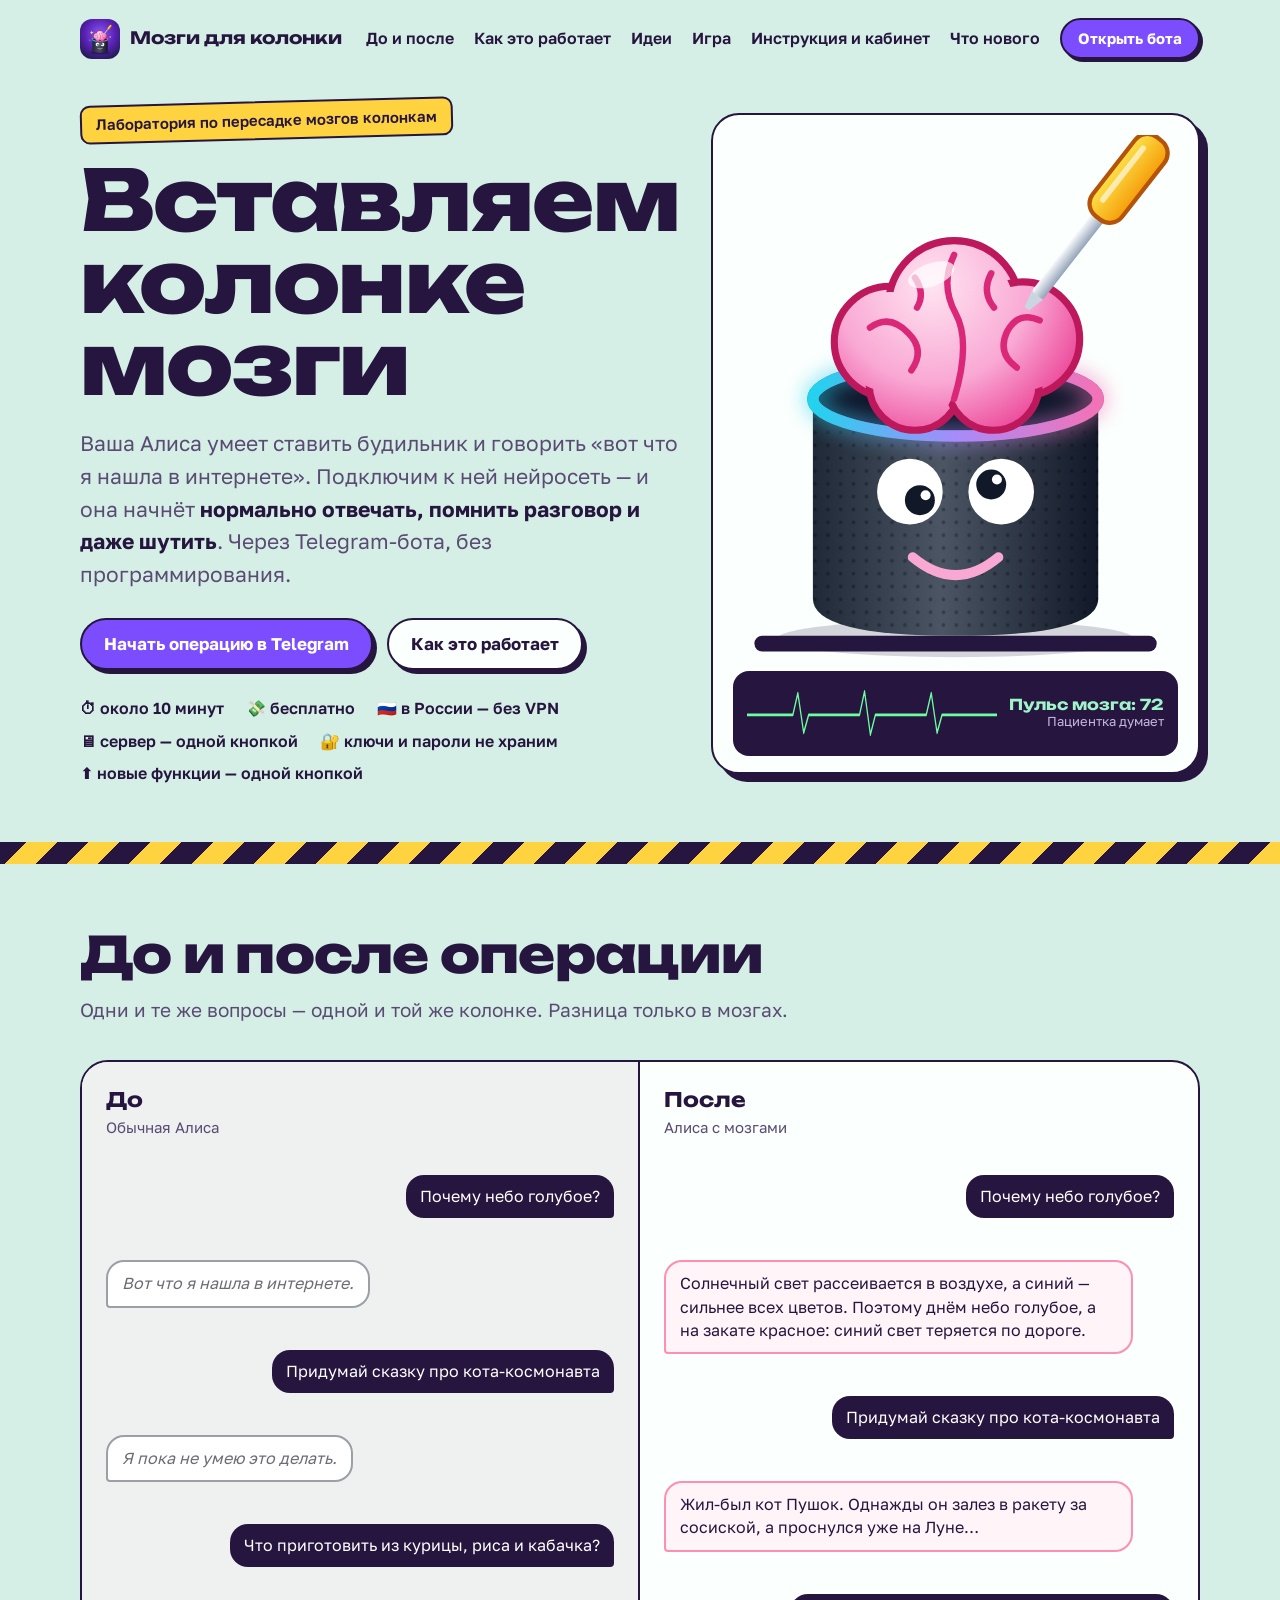
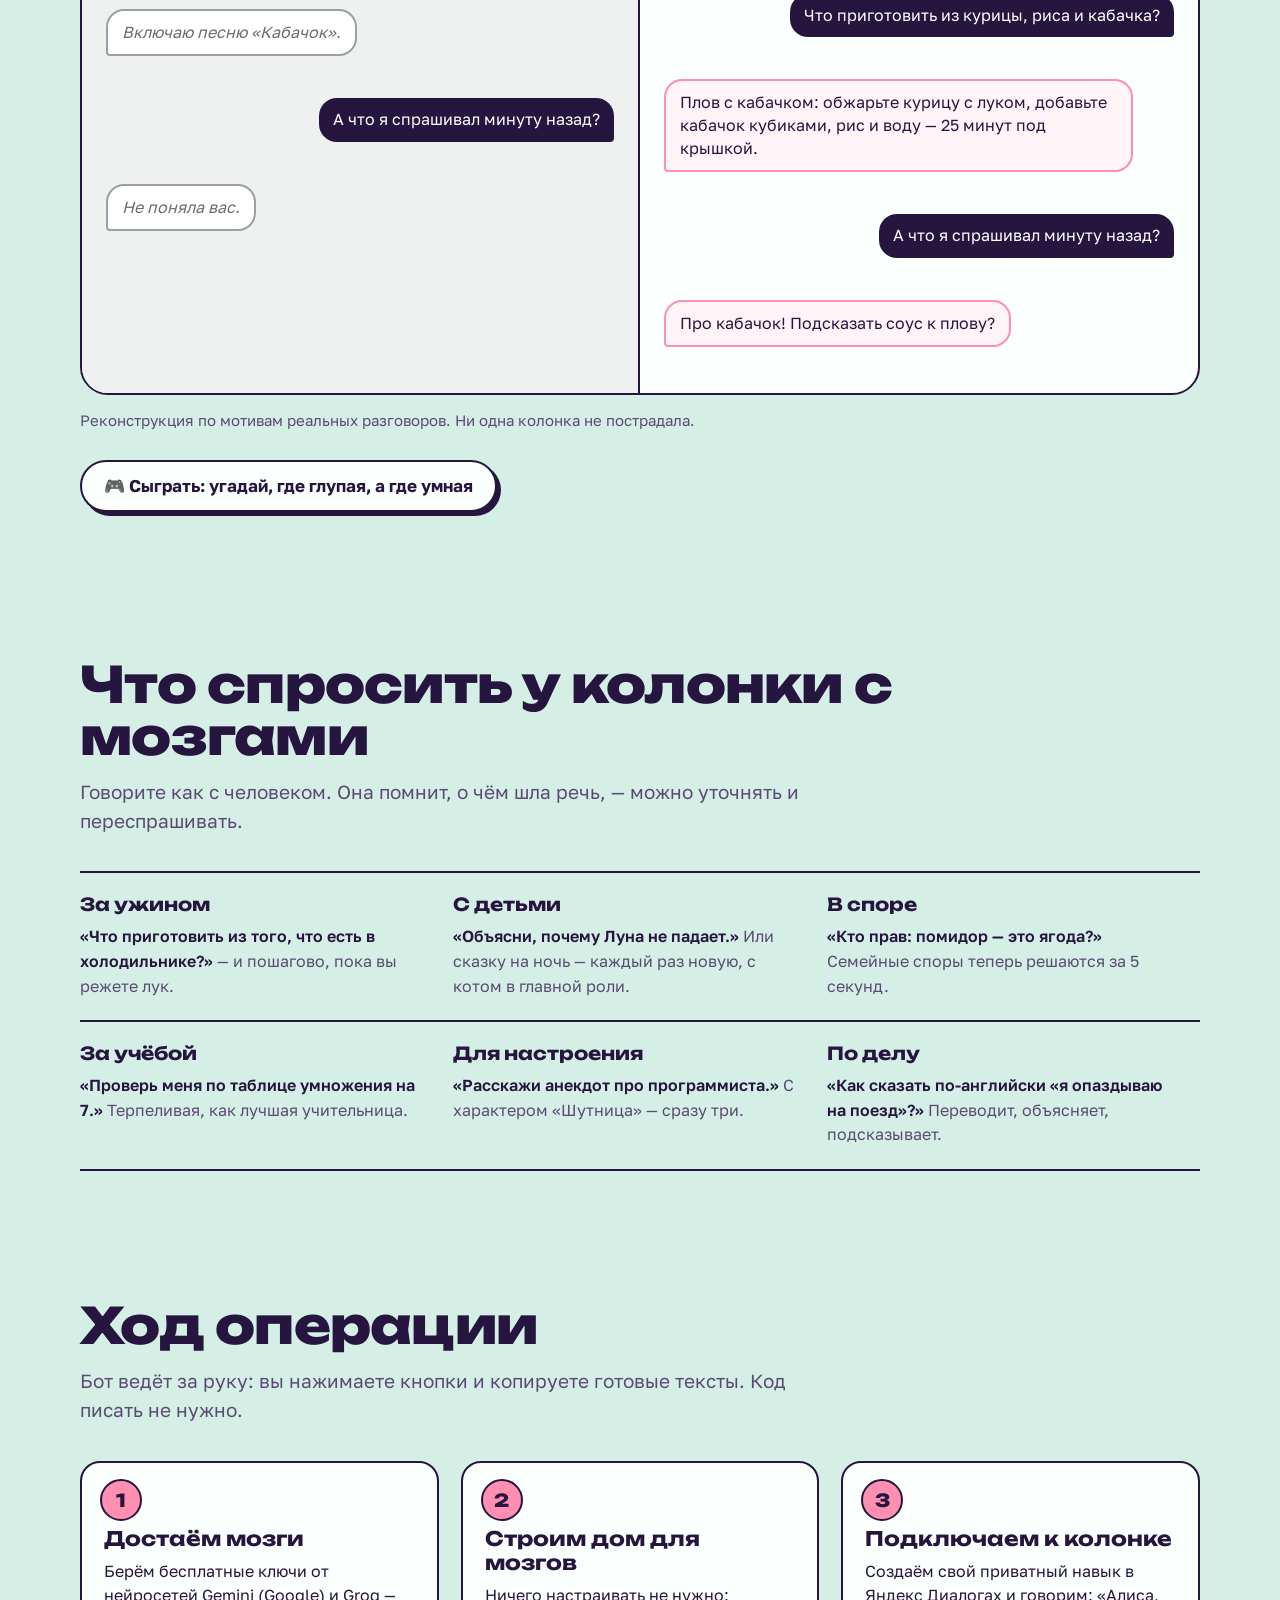
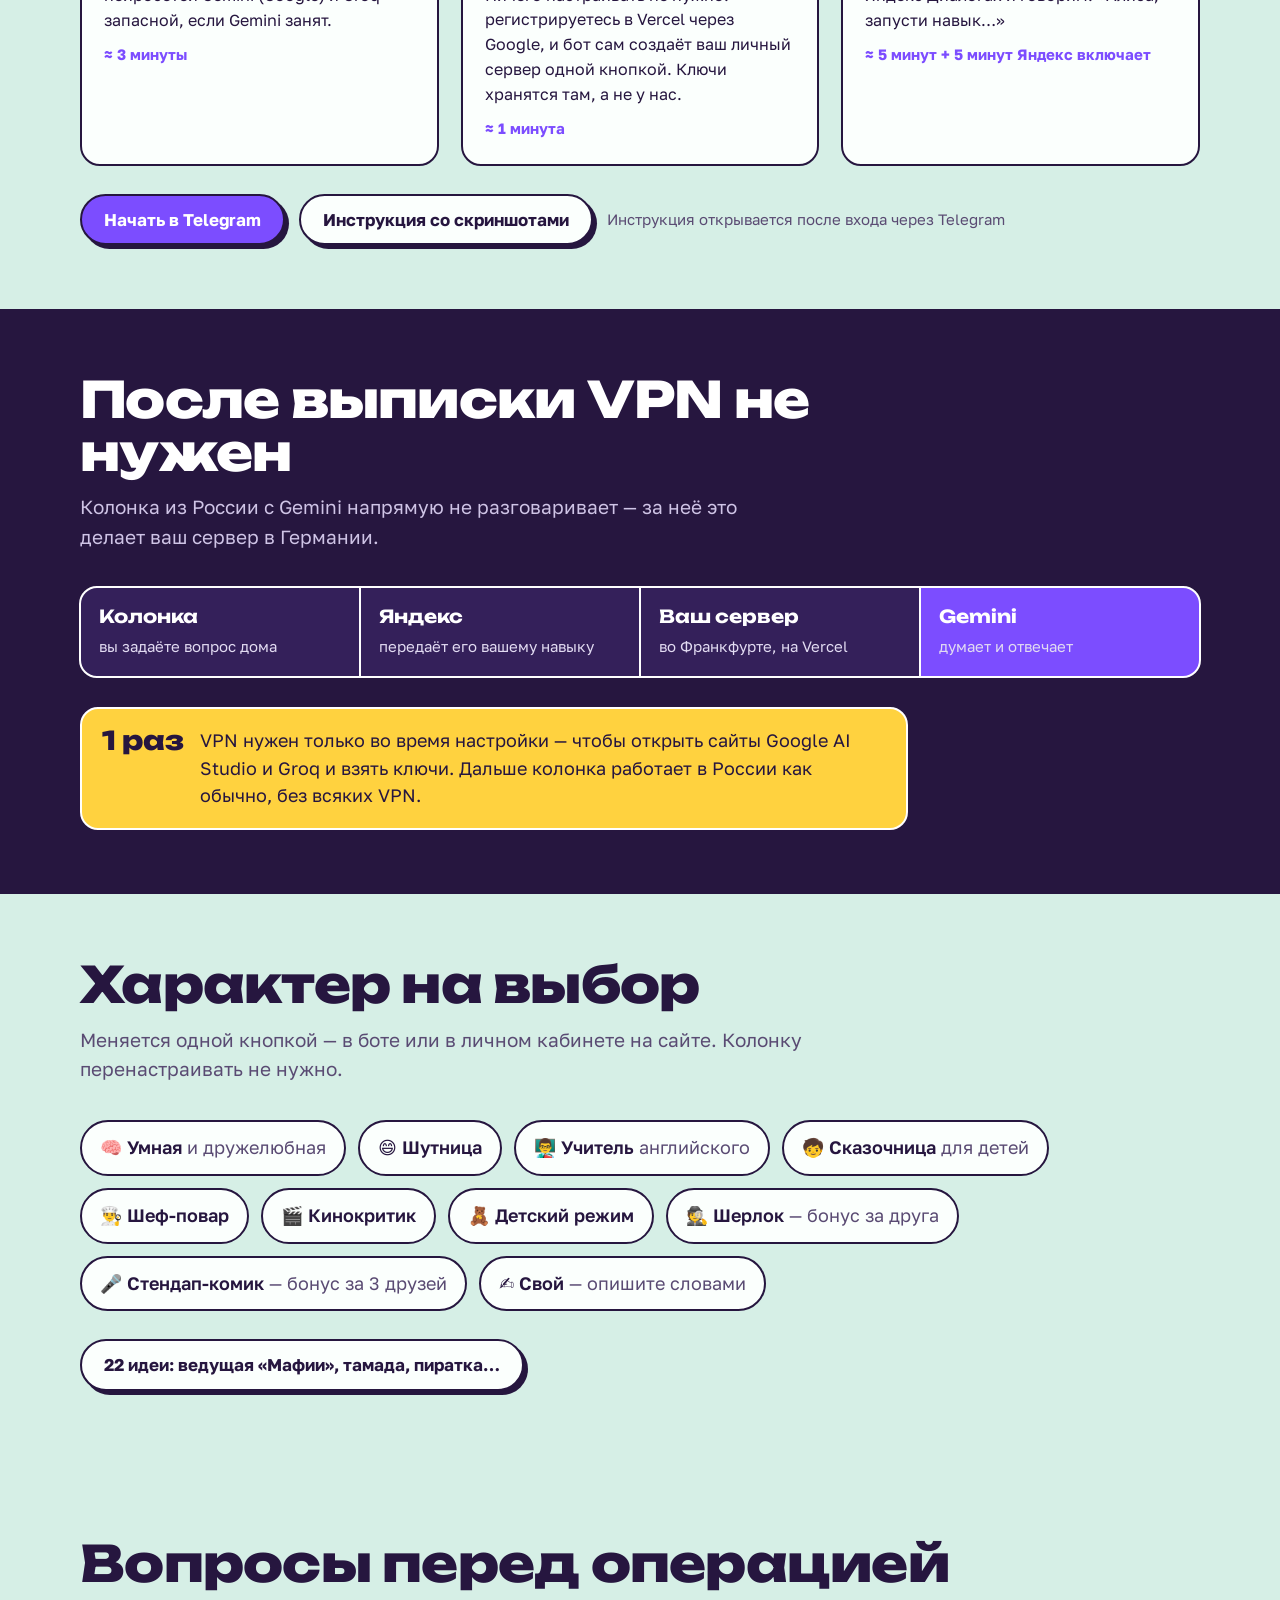
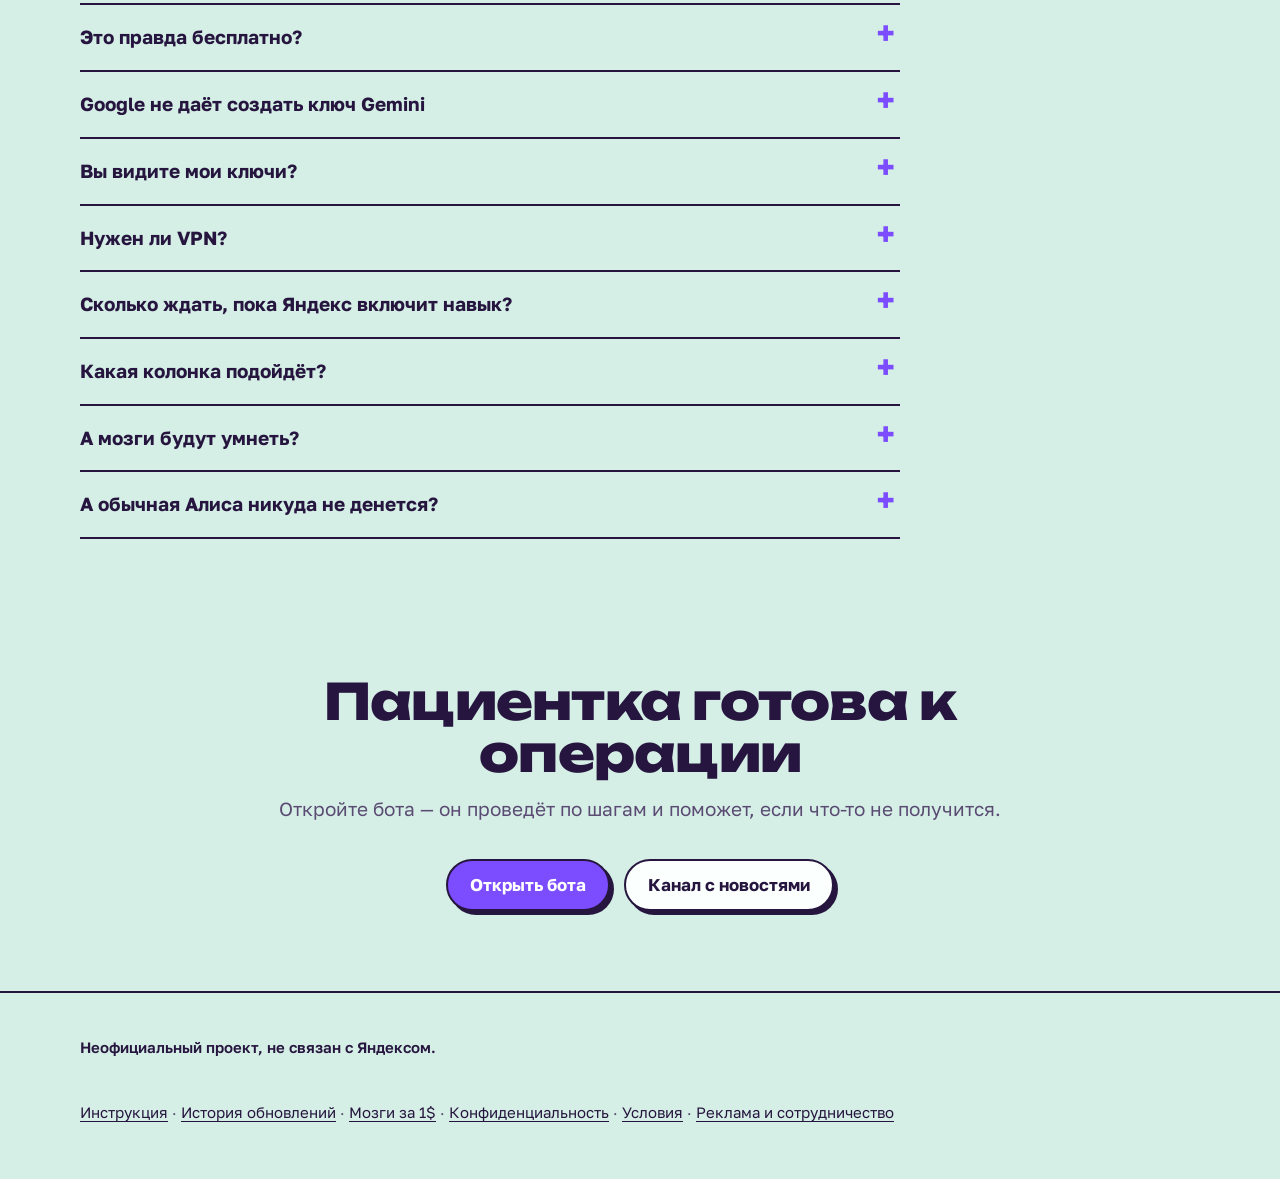
<file: index.html>
<!doctype html>
<html lang="ru">
<head>
<meta charset="utf-8">
<meta name="viewport" content="width=device-width, initial-scale=1, viewport-fit=cover">
<title>Мозги для колонки с Алисой</title>
<meta name="description" content="Бесплатно подключаем нейросеть к колонке с Алисой: отвечает на любые вопросы, помнит разговор, шутит. 10 минут, без программирования, через Telegram-бота. В России работает без VPN.">
<meta name="theme-color" content="#d6efe6">
<link rel="icon" href="img/logo.svg" type="image/svg+xml">
<link rel="apple-touch-icon" href="img/logo-512.png">
<link rel="manifest" href="manifest.webmanifest">
<meta property="og:title" content="Мозги для колонки с Алисой">
<meta property="og:description" content="Вставляем колонке мозги: нейросеть вместо «вот что я нашла в интернете». Бесплатно, 10 минут.">
<meta property="og:image" content="https://tenyls.github.io/mozgi-dlya-kolonki-alisa/img/banner.png">
<meta property="og:type" content="website">
<link rel="preconnect" href="https://fonts.googleapis.com">
<link rel="preconnect" href="https://fonts.gstatic.com" crossorigin>
<link href="https://fonts.googleapis.com/css2?family=Golos+Text:wght@400;600;700&family=Unbounded:wght@700;800&display=swap" rel="stylesheet">
<link rel="stylesheet" href="styles.css">
<script src="https://telegram.org/js/telegram-web-app.js" defer></script>
</head>
<body>

<header class="wrap top">
  <a class="brand" href="./"><img src="img/logo-512.png" alt="" width="40" height="40">Мозги для колонки</a>
  <nav aria-label="Разделы">
    <a href="#do-posle">До и после</a>
    <a href="#operaciya">Как это работает</a>
    <a href="idei.html">Идеи</a>
    <a href="igra.html">Игра</a>
    <a href="instrukciya.html">Инструкция и кабинет</a>
    <a href="obnovleniya.html">Что нового</a>
    <a class="btn small" data-bot href="https://t.me/alisa_mozgi_dlya_kolonki_bot?start=site">Открыть бота</a>
  </nav>
</header>

<main>
  <section class="wrap hero">
    <div class="hero-grid">
      <div>
        <p class="lab-sign">Лаборатория по пересадке мозгов колонкам</p>
        <h1>Вставляем колонке мозги</h1>
        <p class="lead">Ваша Алиса умеет ставить будильник и говорить «вот что я нашла в интернете». Подключим к ней нейросеть — и она начнёт <b>нормально отвечать, помнить разговор и даже шутить</b>. Через Telegram-бота, без программирования.</p>
        <div class="cta-row">
          <a class="btn" data-bot href="https://t.me/alisa_mozgi_dlya_kolonki_bot?start=site">Начать операцию в Telegram</a>
          <a class="btn ghost" href="#operaciya">Как это работает</a>
        </div>
        <ul class="facts">
          <li>⏱ около 10 минут</li>
          <li>💸 бесплатно</li>
          <li>🇷🇺 в России — без VPN</li>
          <li>🖥 сервер — одной кнопкой</li>
          <li>🔐 ключи и пароли не храним</li>
          <li>⬆️ новые функции — одной кнопкой</li>
        </ul>
      </div>

      <div class="theatre" aria-label="Колонка получает мозги, пульс появляется">
        <svg class="patient" viewBox="200 150 624 740" role="img" aria-label="Колонка с мозгами и отвёрткой">
          <defs>
            <linearGradient id="body" x1="0" x2="1"><stop offset="0" stop-color="#1F2937"/><stop offset=".45" stop-color="#4B5563"/><stop offset="1" stop-color="#111827"/></linearGradient>
            <linearGradient id="ring" x1="0" x2="1"><stop offset="0" stop-color="#22D3EE"/><stop offset=".5" stop-color="#A78BFA"/><stop offset="1" stop-color="#F472B6"/></linearGradient>
            <radialGradient id="brain" gradientUnits="userSpaceOnUse" cx="480" cy="360" r="230"><stop offset="0" stop-color="#FFE4F1"/><stop offset=".6" stop-color="#F9A8D4"/><stop offset="1" stop-color="#EC4899"/></radialGradient>
            <linearGradient id="handle" x1="0" x2="1"><stop offset="0" stop-color="#FDE047"/><stop offset="1" stop-color="#F59E0B"/></linearGradient>
            <linearGradient id="steel" x1="0" x2="1"><stop offset="0" stop-color="#F8FAFC"/><stop offset="1" stop-color="#94A3B8"/></linearGradient>
            <filter id="glow" x="-50%" y="-50%" width="200%" height="200%"><feGaussianBlur stdDeviation="14"/></filter>
            <pattern id="fabric" width="18" height="18" patternUnits="userSpaceOnUse"><circle cx="9" cy="9" r="2.6" fill="#000" opacity=".28"/></pattern>
          </defs>
          <!-- операционный стол -->
          <rect x="230" y="852" width="564" height="22" rx="11" fill="#26163f"/>
          <ellipse cx="512" cy="856" rx="250" ry="26" fill="#26163f" opacity=".18"/>
          <!-- корпус -->
          <path d="M312 520 L312 800 Q312 852 512 852 Q712 852 712 800 L712 520 Z" fill="url(#body)"/>
          <path d="M312 520 L312 800 Q312 852 512 852 Q712 852 712 800 L712 520 Z" fill="url(#fabric)"/>
          <ellipse cx="512" cy="520" rx="200" ry="52" fill="#0F172A"/>
          <ellipse cx="512" cy="520" rx="200" ry="52" fill="none" stroke="#475569" stroke-width="16"/>
          <g class="ring-glow">
            <ellipse cx="512" cy="520" rx="200" ry="52" fill="none" stroke="url(#ring)" stroke-width="16"/>
            <ellipse cx="512" cy="520" rx="200" ry="52" fill="none" stroke="url(#ring)" stroke-width="22" opacity=".6" filter="url(#glow)"/>
          </g>
          <!-- мозг с отвёрткой -->
          <g class="brain-drop">
            <g fill="url(#brain)" stroke="#BE185D" stroke-width="10" stroke-linejoin="round">
              <circle cx="420" cy="440" r="78"/><circle cx="510" cy="390" r="92"/><circle cx="606" cy="436" r="80"/><circle cx="455" cy="500" r="64"/><circle cx="565" cy="500" r="64"/>
            </g>
            <g fill="url(#brain)">
              <circle cx="420" cy="440" r="70"/><circle cx="510" cy="392" r="84"/><circle cx="606" cy="436" r="72"/><circle cx="455" cy="498" r="56"/><circle cx="565" cy="498" r="56"/><rect x="420" y="420" width="190" height="90"/>
            </g>
            <g fill="none" stroke="#DB2777" stroke-width="9" stroke-linecap="round">
              <path d="M510 318 Q490 360 512 400 Q534 440 510 520"/><path d="M392 420 Q420 400 446 428 Q470 452 450 480"/><path d="M630 410 Q600 396 584 426 Q570 456 598 476"/><path d="M455 350 Q470 372 458 392"/><path d="M562 344 Q548 370 566 392"/>
            </g>
            <ellipse cx="478" cy="346" rx="34" ry="16" fill="#fff" opacity=".7" transform="rotate(-20 478 346)"/>
            <g transform="rotate(38 690 300)">
              <rect x="676" y="250" width="20" height="150" rx="6" fill="url(#steel)"/>
              <path d="M676 398 L696 398 L690 422 L682 422 Z" fill="#CBD5E1"/>
              <rect x="660" y="120" width="52" height="140" rx="22" fill="url(#handle)" stroke="#B45309" stroke-width="6"/>
              <rect x="672" y="140" width="8" height="100" rx="4" fill="#fff" opacity=".6"/>
            </g>
          </g>
          <!-- лицо -->
          <circle cx="448" cy="650" r="46" fill="#fff"/><circle cx="576" cy="650" r="46" fill="#fff"/>
          <circle cx="462" cy="662" r="21" fill="#111827"/><circle cx="562" cy="640" r="21" fill="#111827"/>
          <circle cx="470" cy="655" r="7" fill="#fff"/><circle cx="570" cy="633" r="7" fill="#fff"/>
          <path d="M452 742 Q512 792 572 742" fill="none" stroke="#F9A8D4" stroke-width="14" stroke-linecap="round"/>
        </svg>
        <div class="monitor">
          <svg viewBox="0 0 600 60" preserveAspectRatio="none" aria-hidden="true">
            <path class="ekg-flat" d="M0 32 H600"/>
            <path class="ekg-beat" d="M0 32 H90 L110 32 L122 8 L136 52 L148 32 H250 L270 32 L282 6 L296 54 L308 32 H410 L430 32 L442 8 L456 52 L468 32 H600"/>
          </svg>
          <p class="pulse"><span class="before">Пульс мозга: 0<small>«Вот что я нашла…»</small></span><span class="after">Пульс мозга: 72<small>Пациентка думает</small></span></p>
        </div>
      </div>
    </div>
  </section>

  <div class="tape" aria-hidden="true"></div>

  <section class="wrap block" id="do-posle">
    <h2>До и после операции</h2>
    <p class="sub">Одни и те же вопросы — одной и той же колонке. Разница только в мозгах.</p>
    <div class="versus">
      <div class="before">
        <h3>До</h3>
        <p class="note">Обычная Алиса</p>
        <div class="chat">
          <p class="q">Почему небо голубое?</p>
          <p class="a">Вот что я нашла в интернете.</p>
          <p class="q">Придумай сказку про кота-космонавта</p>
          <p class="a">Я пока не умею это делать.</p>
          <p class="q">Что приготовить из курицы, риса и кабачка?</p>
          <p class="a">Включаю песню «Кабачок».</p>
          <p class="q">А что я спрашивал минуту назад?</p>
          <p class="a">Не поняла вас.</p>
        </div>
      </div>
      <div class="after">
        <h3>После</h3>
        <p class="note">Алиса с мозгами</p>
        <div class="chat">
          <p class="q">Почему небо голубое?</p>
          <p class="a">Солнечный свет рассеивается в воздухе, а синий — сильнее всех цветов. Поэтому днём небо голубое, а на закате красное: синий свет теряется по дороге.</p>
          <p class="q">Придумай сказку про кота-космонавта</p>
          <p class="a">Жил-был кот Пушок. Однажды он залез в ракету за сосиской, а проснулся уже на Луне…</p>
          <p class="q">Что приготовить из курицы, риса и кабачка?</p>
          <p class="a">Плов с кабачком: обжарьте курицу с луком, добавьте кабачок кубиками, рис и воду — 25 минут под крышкой.</p>
          <p class="q">А что я спрашивал минуту назад?</p>
          <p class="a">Про кабачок! Подсказать соус к плову?</p>
        </div>
      </div>
    </div>
    <p class="versus-foot">Реконструкция по мотивам реальных разговоров. Ни одна колонка не пострадала.</p>
    <p class="after-steps"><a class="btn ghost" href="igra.html">🎮 Сыграть: угадай, где глупая, а где умная</a></p>
  </section>

  <section class="wrap block" id="sprosit">
    <h2>Что спросить у колонки с мозгами</h2>
    <p class="sub">Говорите как с человеком. Она помнит, о чём шла речь, — можно уточнять и переспрашивать.</p>
    <div class="asks">
      <div><h3>За ужином</h3><p><q>Что приготовить из того, что есть в холодильнике?</q> — и пошагово, пока вы режете лук.</p></div>
      <div><h3>С детьми</h3><p><q>Объясни, почему Луна не падает.</q> Или сказку на ночь — каждый раз новую, с котом в главной роли.</p></div>
      <div><h3>В споре</h3><p><q>Кто прав: помидор — это ягода?</q> Семейные споры теперь решаются за 5 секунд.</p></div>
      <div><h3>За учёбой</h3><p><q>Проверь меня по таблице умножения на 7.</q> Терпеливая, как лучшая учительница.</p></div>
      <div><h3>Для настроения</h3><p><q>Расскажи анекдот про программиста.</q> С характером «Шутница» — сразу три.</p></div>
      <div><h3>По делу</h3><p><q>Как сказать по-английски «я опаздываю на поезд»?</q> Переводит, объясняет, подсказывает.</p></div>
    </div>
  </section>

  <section class="wrap block" id="operaciya">
    <h2>Ход операции</h2>
    <p class="sub">Бот ведёт за руку: вы нажимаете кнопки и копируете готовые тексты. Код писать не нужно.</p>
    <ol class="steps">
      <li>
        <h3>Достаём мозги</h3>
        <p>Берём бесплатные ключи от нейросетей Gemini (Google) и Groq — запасной, если Gemini занят.</p>
        <p class="time">≈ 3 минуты</p>
      </li>
      <li>
        <h3>Строим дом для мозгов</h3>
        <p>Ничего настраивать не нужно: регистрируетесь в Vercel через Google, и бот сам создаёт ваш личный сервер одной кнопкой. Ключи хранятся там, а не у нас.</p>
        <p class="time">≈ 1 минута</p>
      </li>
      <li>
        <h3>Подключаем к колонке</h3>
        <p>Создаём свой приватный навык в Яндекс Диалогах и говорим: «Алиса, запусти навык…»</p>
        <p class="time">≈ 5 минут + 5 минут Яндекс включает</p>
      </li>
    </ol>
    <div class="after-steps">
      <a class="btn" data-bot href="https://t.me/alisa_mozgi_dlya_kolonki_bot?start=site">Начать в Telegram</a>
      <a class="btn ghost" href="instrukciya.html">Инструкция со скриншотами</a>
      <span class="hint">Инструкция открывается после входа через Telegram</span>
    </div>
  </section>

  <section class="novpn block" id="bez-vpn">
    <div class="wrap">
      <h2>После выписки VPN не нужен</h2>
      <p class="sub">Колонка из России с Gemini напрямую не разговаривает — за неё это делает ваш сервер в Германии.</p>
      <ol class="chain">
        <li><b>Колонка</b><span>вы задаёте вопрос дома</span></li>
        <li><b>Яндекс</b><span>передаёт его вашему навыку</span></li>
        <li><b>Ваш сервер</b><span>во Франкфурте, на Vercel</span></li>
        <li><b>Gemini</b><span>думает и отвечает</span></li>
      </ol>
      <div class="vpn-note">
        <strong>1 раз</strong>
        <p>VPN нужен только во время настройки — чтобы открыть сайты Google AI Studio и Groq и взять ключи. Дальше колонка работает в России как обычно, без всяких VPN.</p>
      </div>
    </div>
  </section>

  <section class="wrap block" id="haraktery">
    <h2>Характер на выбор</h2>
    <p class="sub">Меняется одной кнопкой — в боте или в личном кабинете на сайте. Колонку перенастраивать не нужно.</p>
    <ul class="personas">
      <li>🧠 Умная <span>и дружелюбная</span></li>
      <li>😄 Шутница</li>
      <li>👨‍🏫 Учитель <span>английского</span></li>
      <li>🧒 Сказочница <span>для детей</span></li>
      <li>👨‍🍳 Шеф-повар</li>
      <li>🎬 Кинокритик</li>
      <li>🧸 Детский режим</li>
      <li>🕵️ Шерлок <span>— бонус за друга</span></li>
      <li>🎤 Стендап-комик <span>— бонус за 3 друзей</span></li>
      <li>✍️ Свой <span>— опишите словами</span></li>
    </ul>
    <p class="after-steps"><a class="btn ghost" href="idei.html">22 идеи: ведущая «Мафии», тамада, пиратка…</a></p>
  </section>

  <section class="wrap block" id="voprosy">
    <h2>Вопросы перед операцией</h2>
    <div class="faq">
      <details>
        <summary>Это правда бесплатно?</summary>
        <p>Да. Gemini и Groq дают бесплатные лимиты, Vercel — бесплатный тариф Hobby, бот тоже бесплатный. Для разговоров с колонкой лимитов хватает с запасом.</p>
      </details>
      <details>
        <summary>Google не даёт создать ключ Gemini</summary>
        <p>Обычно это значит, что аккаунт Google привязан к России (ошибки «permission denied», «Unsupported country»). Можно пропустить Gemini и работать только на Groq, сменить страну аккаунта или взять другой аккаунт. <a href="gemini-help.html">Подробная инструкция</a>.</p>
      </details>
      <details>
        <summary>Вы видите мои ключи?</summary>
        <p>Нет. Ключи нужны боту только на время установки: он передаёт их на ваш сервер и сразу забывает, а сообщения с ключами удаляет из чата.</p>
      </details>
      <details>
        <summary>Нужен ли VPN?</summary>
        <p>Только при настройке — чтобы открыть сайты Google и Groq. Потом колонка работает в России без VPN.</p>
      </details>
      <details>
        <summary>Сколько ждать, пока Яндекс включит навык?</summary>
        <p>Приватный навык проходит автоматическую проверку за пару минут. После кнопки «Опубликовать» — ещё около 5 минут.</p>
      </details>
      <details>
        <summary>Какая колонка подойдёт?</summary>
        <p>Любая с Алисой: Станция, Мини, Лайт, Макс и другие. Важно создавать навык в том же аккаунте Яндекса, к которому привязана колонка.</p>
      </details>
      <details>
        <summary>А мозги будут умнеть?</summary>
        <p>Да. Мы постоянно добавляем новые функции — например, «Алиса, отправь в Телеграм…», «Вторая память», свежие новости. Обновление ставится с нашего сервера одной кнопкой «⬆️ Обновить мозги» в боте: ключи заново вводить не нужно, в Яндексе ничего менять не нужно. Бот сам подскажет, когда выйдет новая версия.</p>
      </details>
      <details>
        <summary>А обычная Алиса никуда не денется?</summary>
        <p>Нет. Мозги включаются фразой «Алиса, запусти навык…», а выключаются словом «хватит». Будильники, музыка и умный дом работают как раньше.</p>
      </details>
    </div>
  </section>

  <section class="wrap final">
    <h2>Пациентка готова к операции</h2>
    <p class="sub">Откройте бота — он проведёт по шагам и поможет, если что-то не получится.</p>
    <div class="cta-row">
      <a class="btn" data-bot href="https://t.me/alisa_mozgi_dlya_kolonki_bot?start=site">Открыть бота</a>
      <a class="btn ghost" data-bot href="https://t.me/alisa_mozgi_dlya_kolonki">Канал с новостями</a>
    </div>
  </section>
</main>

<footer>
  <div class="wrap row">
    <p class="disclaimer">Неофициальный проект, не связан с Яндексом.</p>
    <p><a href="instrukciya.html">Инструкция</a> · <a href="obnovleniya.html">История обновлений</a> · <a href="gemini-help.html#more">Мозги за 1$</a> · <a href="privacy.html">Конфиденциальность</a> · <a href="terms.html">Условия</a> · <a href="https://t.me/alisa_mozgi_dlya_kolonki?direct" target="_blank" rel="noopener">Реклама и сотрудничество</a></p>
  </div>
</footer>

<script src="app.js" defer></script>
</body>
</html>
</file>
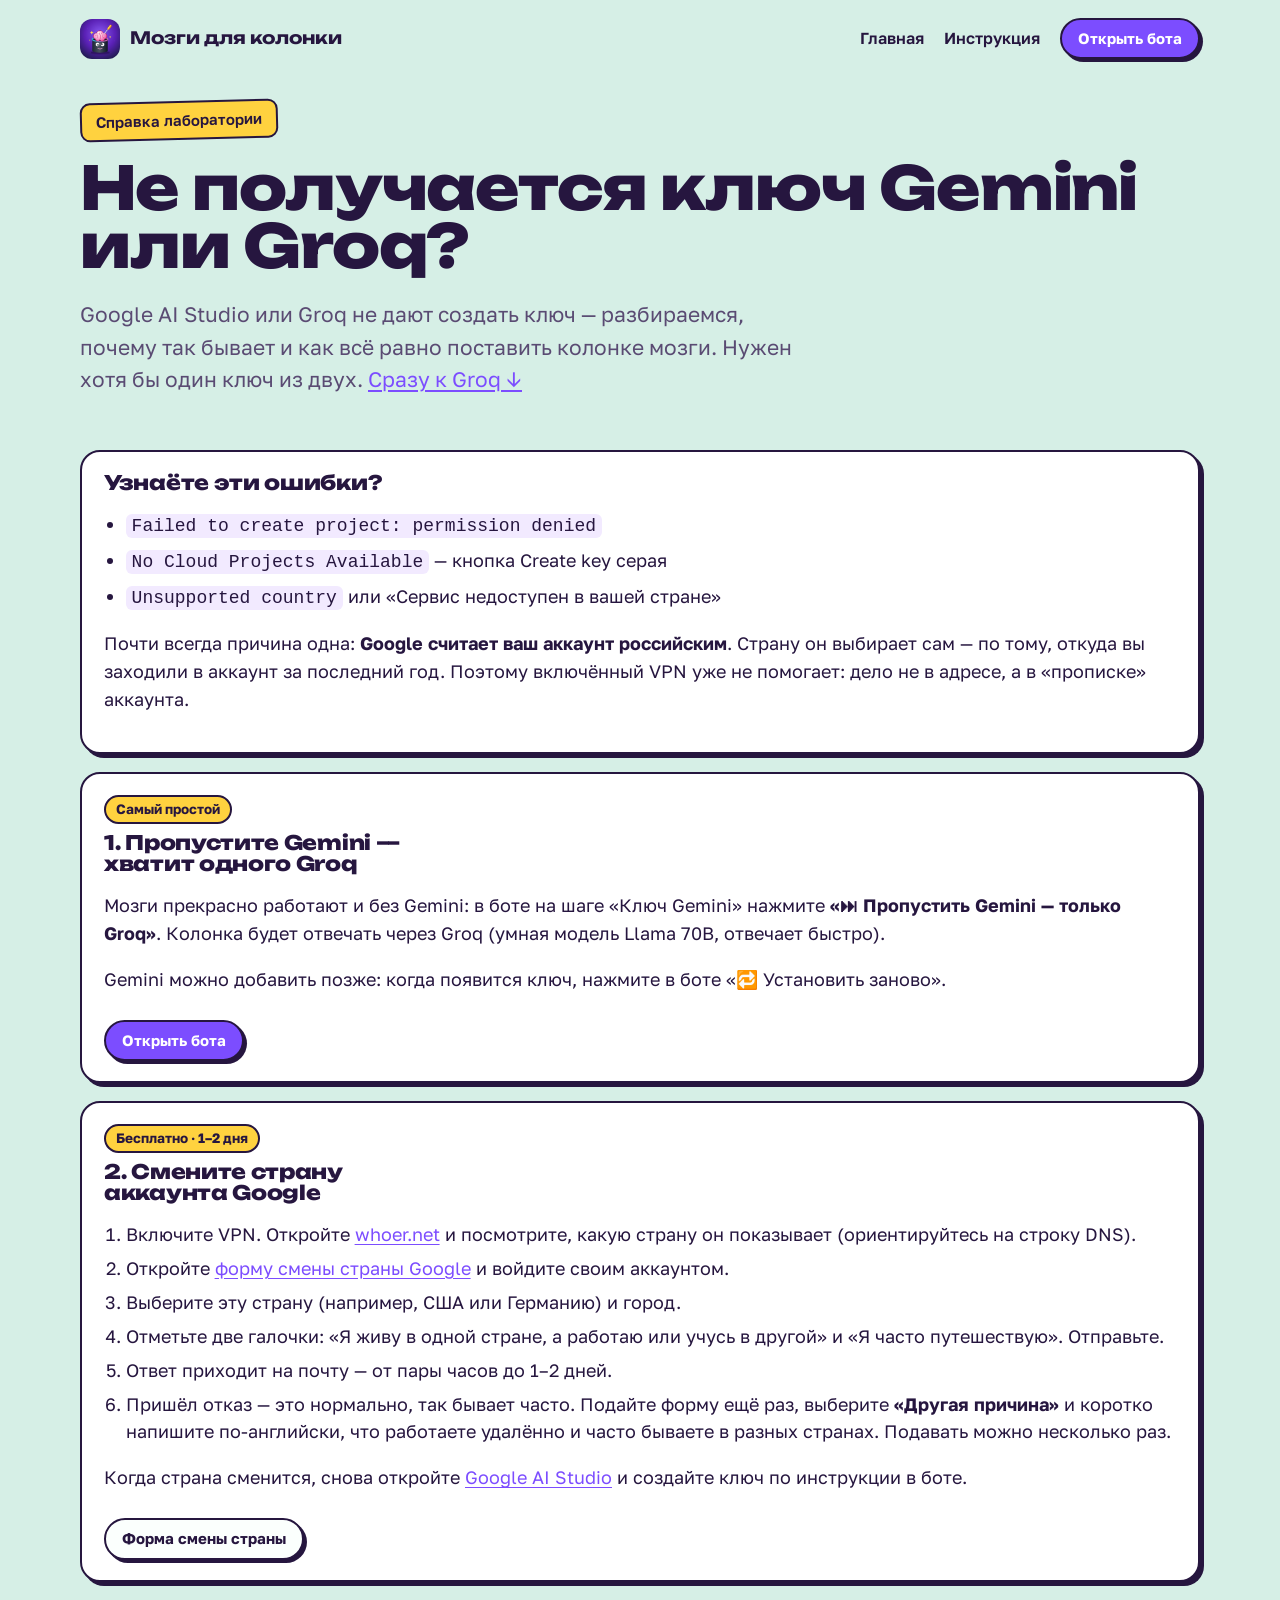
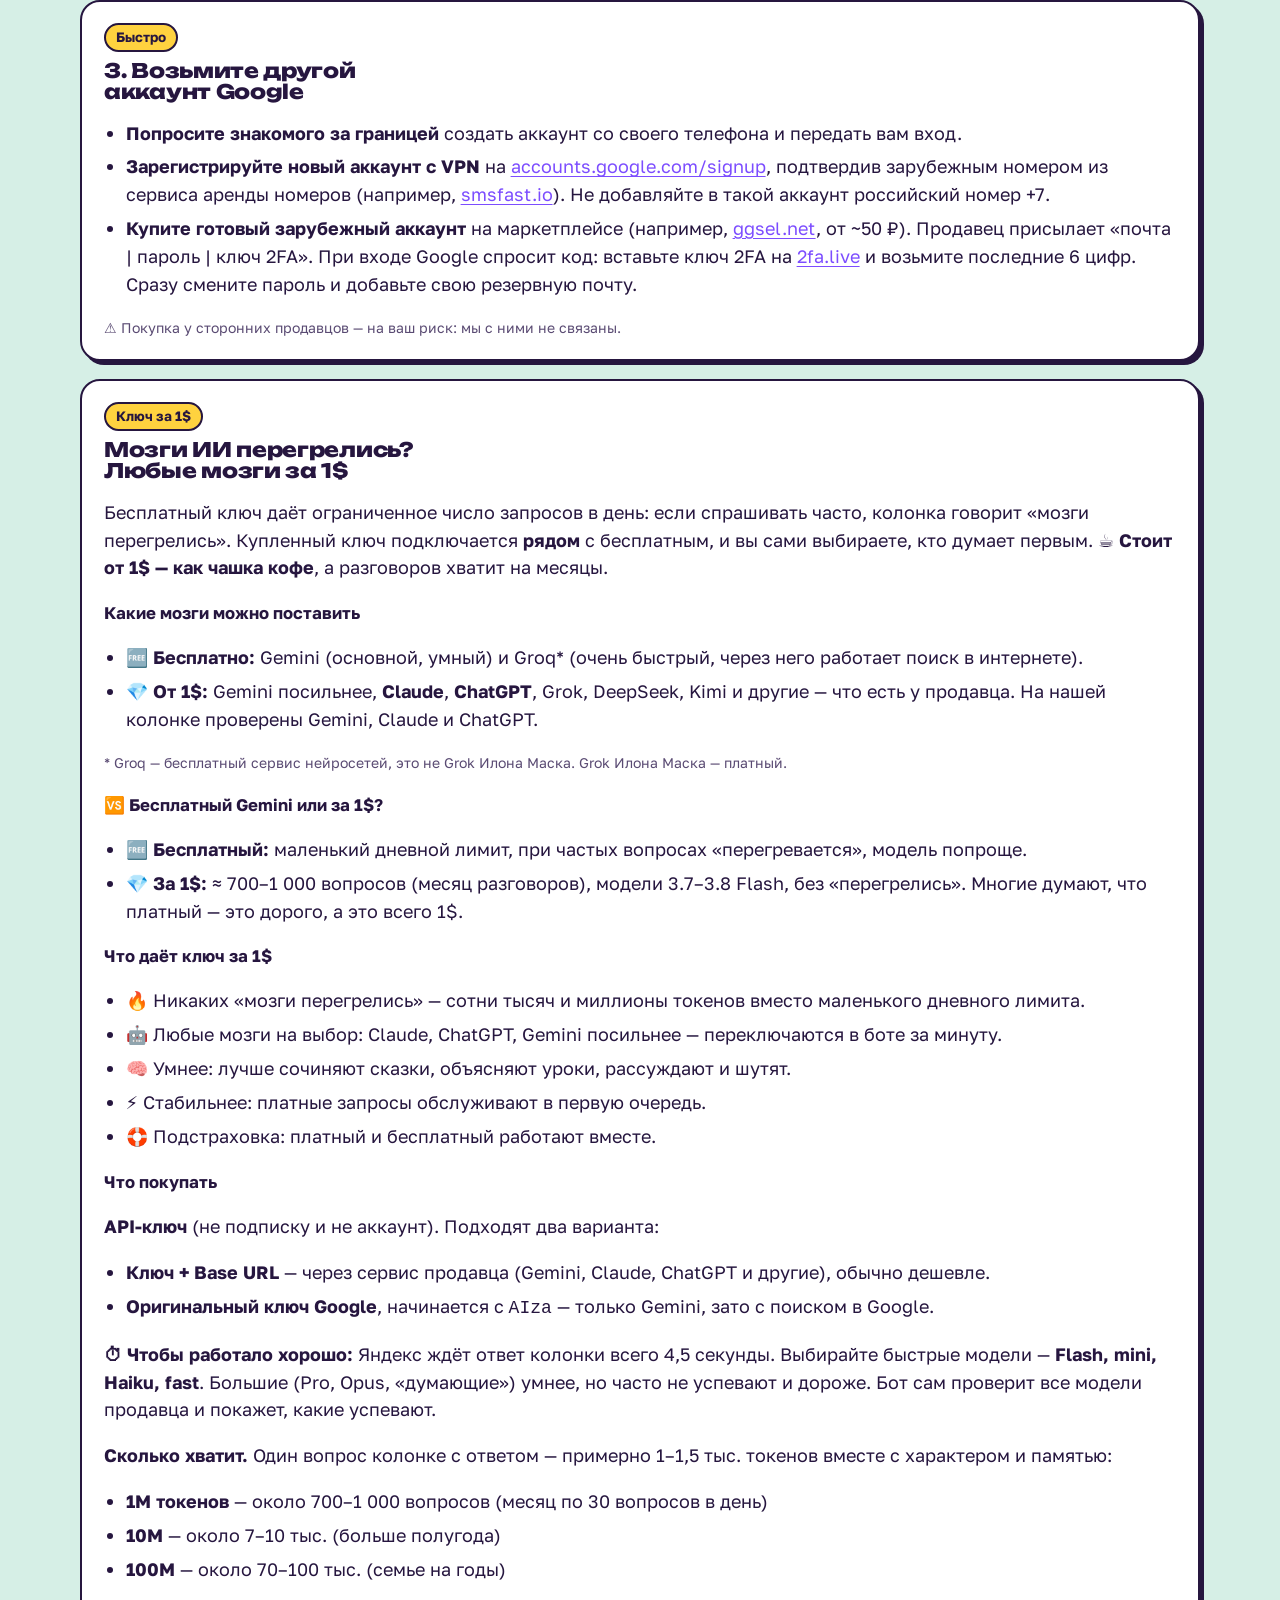
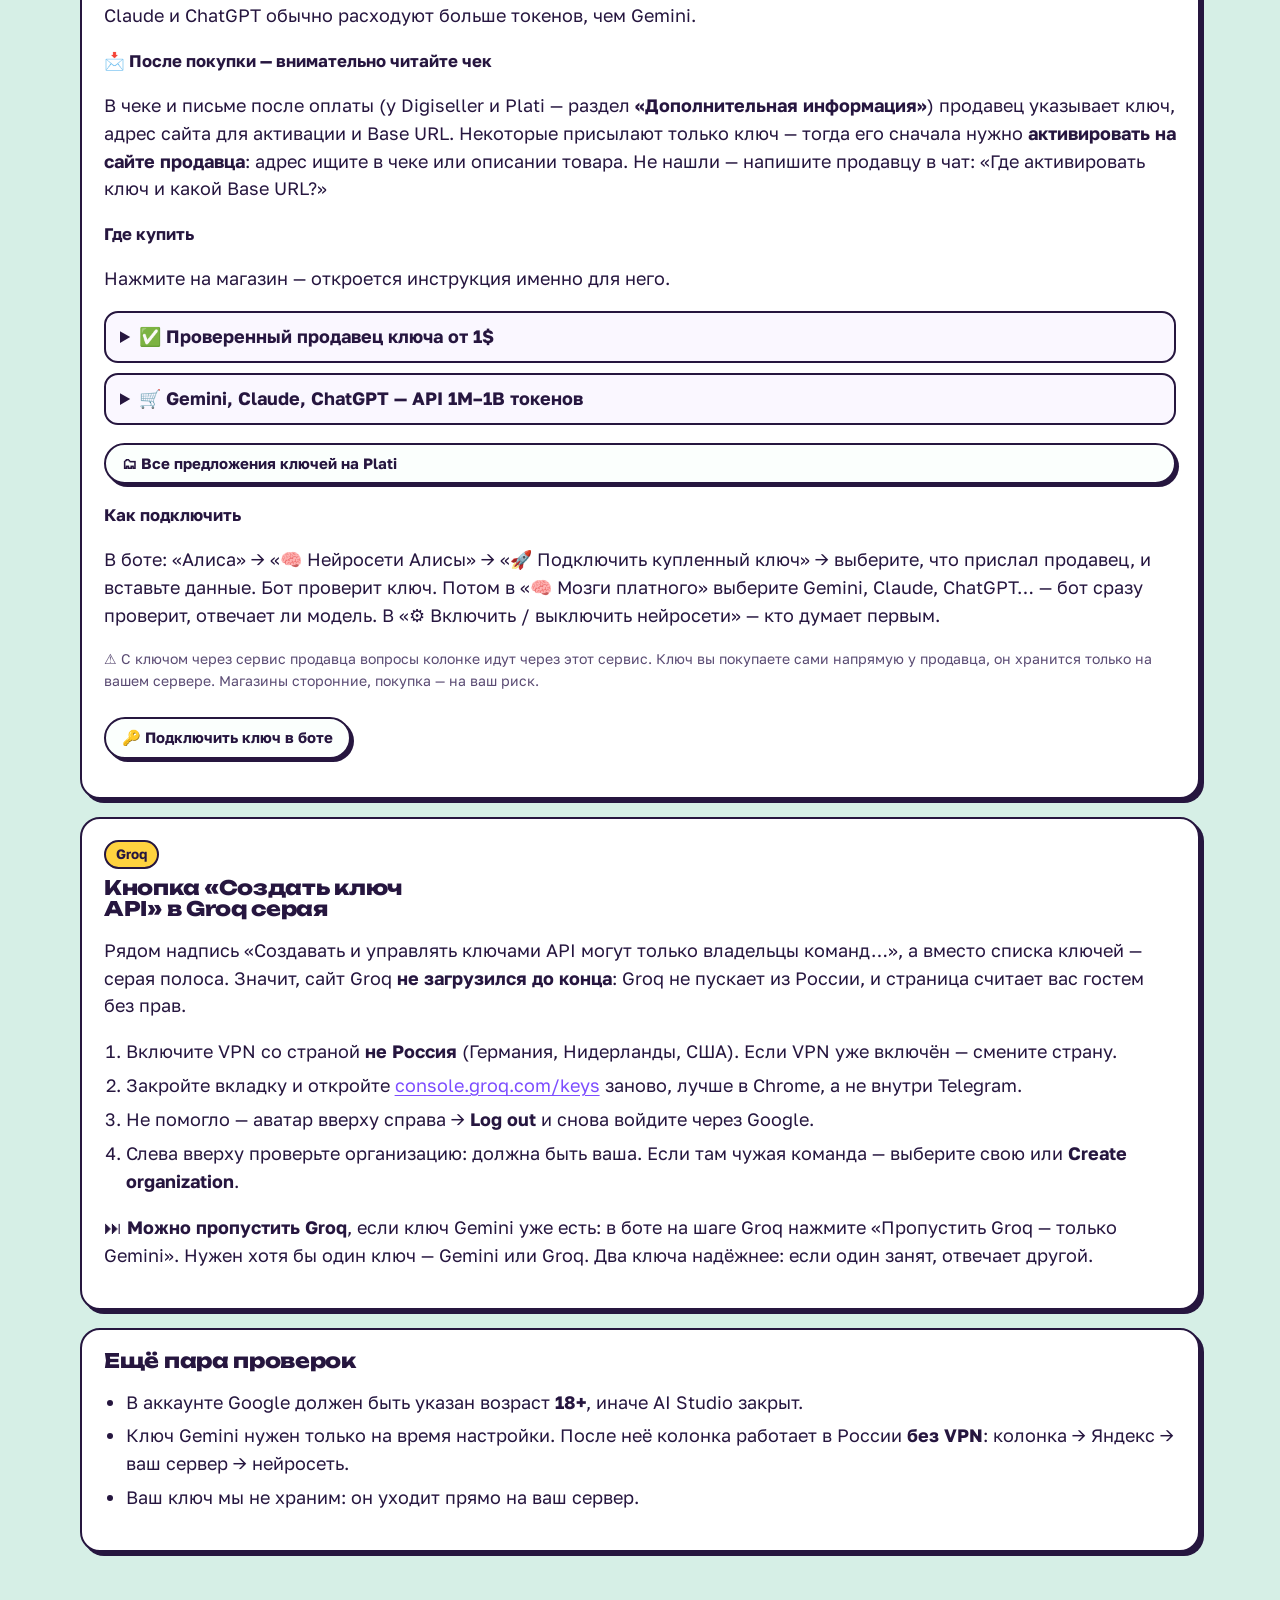
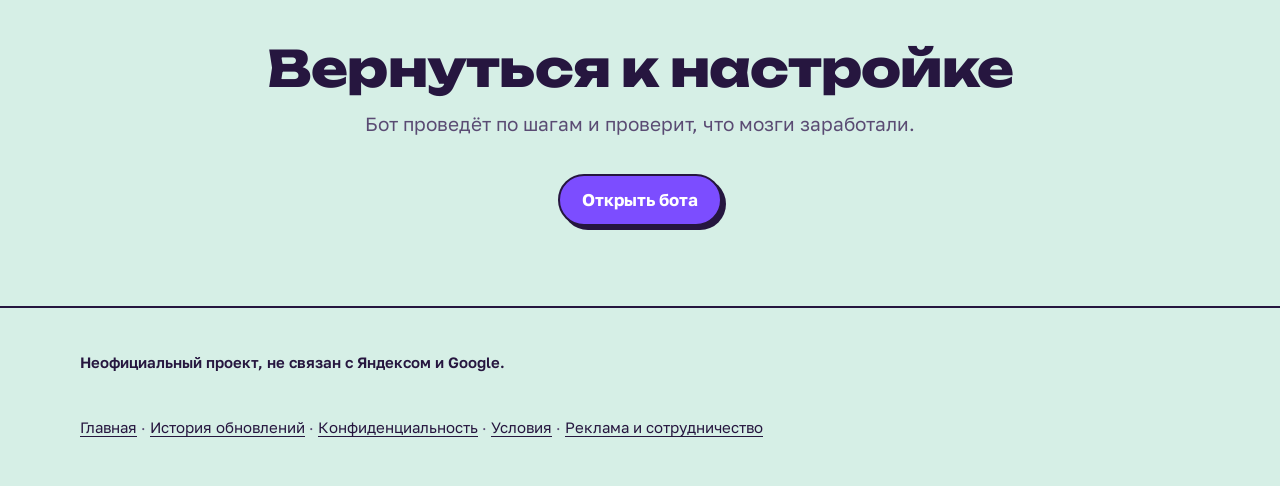
<file: gemini-help.html>
<!doctype html>
<html lang="ru">
<head>
<meta charset="utf-8">
<meta name="viewport" content="width=device-width, initial-scale=1, viewport-fit=cover">
<title>Ключи нейросетей: Gemini, Groq, Claude, ChatGPT — Мозги для колонки</title>
<meta name="description" content="Что делать, если Google AI Studio не даёт создать ключ Gemini: ошибка permission denied, Unsupported country, аккаунт привязан к России.">
<meta name="theme-color" content="#d6efe6">
<link rel="icon" href="img/logo.svg" type="image/svg+xml">
<link rel="apple-touch-icon" href="img/logo-512.png">
<link rel="manifest" href="manifest.webmanifest">
<link rel="preconnect" href="https://fonts.googleapis.com">
<link rel="preconnect" href="https://fonts.gstatic.com" crossorigin>
<link href="https://fonts.googleapis.com/css2?family=Golos+Text:wght@400;600;700&family=Unbounded:wght@700;800&display=swap" rel="stylesheet">
<link rel="stylesheet" href="styles.css">
<script src="https://telegram.org/js/telegram-web-app.js" defer></script>
<style>
  .help-card { background: #fff; border: 2px solid #26163f; border-radius: 20px; padding: 20px 22px; margin: 18px 0; box-shadow: 4px 4px 0 #26163f; }
  .help-card h2 { margin-top: 0; font-size: 1.25rem; }
  .help-card ol, .help-card ul { padding-left: 1.2em; }
  .help-card li { margin: 6px 0; }
  .help-card .tag { display: inline-block; background: #ffd23f; border: 2px solid #26163f; border-radius: 999px; padding: 2px 10px; font-size: .85rem; font-weight: 700; margin-bottom: 8px; }
  .errs code { background: #f2eaff; padding: 2px 6px; border-radius: 6px; }
  .help-card .btn { margin-top: 8px; }
  .help-card h3 { font-size: 1.05rem; margin: 18px 0 6px; }
  .buy-list { display: grid; gap: 10px; }
  .buy-item { border: 2px solid #26163f; border-radius: 14px; padding: 10px 14px; background: #faf7ff; }
  .buy-item summary { cursor: pointer; font-weight: 700; }
  .buy-howto { white-space: pre-line; margin: 10px 0 4px; line-height: 1.5; overflow-wrap: anywhere; }
</style>
</head>
<body>

<header class="wrap top">
  <a class="brand" href="./"><img src="img/logo-512.png" alt="" width="40" height="40">Мозги для колонки</a>
  <nav aria-label="Разделы">
    <a href="./">Главная</a>
    <a href="instrukciya.html">Инструкция</a>
    <a class="btn small" data-bot href="https://t.me/alisa_mozgi_dlya_kolonki_bot?start=site_gemini">Открыть бота</a>
  </nav>
</header>

<main class="wrap">
  <div class="doc-head">
    <p class="lab-sign">Справка лаборатории</p>
    <h1>Не получается ключ Gemini или Groq?</h1>
    <p class="lead">Google AI Studio или Groq не дают создать ключ — разбираемся, почему так бывает и как всё равно поставить колонке мозги. Нужен хотя бы один ключ из двух. <a href="#groq">Сразу к Groq ↓</a></p>
  </div>

  <section class="help-card errs">
    <h2>Узнаёте эти ошибки?</h2>
    <ul>
      <li><code>Failed to create project: permission denied</code></li>
      <li><code>No Cloud Projects Available</code> — кнопка Create key серая</li>
      <li><code>Unsupported country</code> или «Сервис недоступен в вашей стране»</li>
    </ul>
    <p>Почти всегда причина одна: <b>Google считает ваш аккаунт российским</b>. Страну он выбирает сам — по тому, откуда вы заходили в аккаунт за последний год. Поэтому включённый VPN уже не помогает: дело не в адресе, а в «прописке» аккаунта.</p>
  </section>

  <section class="help-card">
    <span class="tag">Самый простой</span>
    <h2>1. Пропустите Gemini — хватит одного Groq</h2>
    <p>Мозги прекрасно работают и без Gemini: в боте на шаге «Ключ Gemini» нажмите <b>«⏭ Пропустить Gemini — только Groq»</b>. Колонка будет отвечать через Groq (умная модель Llama 70B, отвечает быстро).</p>
    <p>Gemini можно добавить позже: когда появится ключ, нажмите в боте «🔁 Установить заново».</p>
    <a class="btn small" data-bot href="https://t.me/alisa_mozgi_dlya_kolonki_bot?start=site_gemini">Открыть бота</a>
  </section>

  <section class="help-card">
    <span class="tag">Бесплатно · 1–2 дня</span>
    <h2>2. Смените страну аккаунта Google</h2>
    <ol>
      <li>Включите VPN. Откройте <a href="https://whoer.net" target="_blank" rel="noopener">whoer.net</a> и посмотрите, какую страну он показывает (ориентируйтесь на строку DNS).</li>
      <li>Откройте <a href="https://policies.google.com/country-association-form" target="_blank" rel="noopener">форму смены страны Google</a> и войдите своим аккаунтом.</li>
      <li>Выберите эту страну (например, США или Германию) и город.</li>
      <li>Отметьте две галочки: «Я живу в одной стране, а работаю или учусь в другой» и «Я часто путешествую». Отправьте.</li>
      <li>Ответ приходит на почту — от пары часов до 1–2 дней.</li>
      <li>Пришёл отказ — это нормально, так бывает часто. Подайте форму ещё раз, выберите <b>«Другая причина»</b> и коротко напишите по-английски, что работаете удалённо и часто бываете в разных странах. Подавать можно несколько раз.</li>
    </ol>
    <p>Когда страна сменится, снова откройте <a href="https://aistudio.google.com/app/apikey" target="_blank" rel="noopener">Google AI Studio</a> и создайте ключ по инструкции в боте.</p>
    <a class="btn small ghost" href="https://policies.google.com/country-association-form" target="_blank" rel="noopener">Форма смены страны</a>
  </section>

  <section class="help-card">
    <span class="tag">Быстро</span>
    <h2>3. Возьмите другой аккаунт Google</h2>
    <ul>
      <li><b>Попросите знакомого за границей</b> создать аккаунт со своего телефона и передать вам вход.</li>
      <li><b>Зарегистрируйте новый аккаунт с VPN</b> на <a href="https://accounts.google.com/signup" target="_blank" rel="noopener">accounts.google.com/signup</a>, подтвердив зарубежным номером из сервиса аренды номеров (например, <a href="https://smsfast.io/" target="_blank" rel="noopener">smsfast.io</a>). Не добавляйте в такой аккаунт российский номер +7.</li>
      <li><b>Купите готовый зарубежный аккаунт</b> на маркетплейсе (например, <a href="https://ggsel.net/catalog/gmail-accounts" target="_blank" rel="noopener">ggsel.net</a>, от ~50 ₽). Продавец присылает «почта | пароль | ключ 2FA». При входе Google спросит код: вставьте ключ 2FA на <a href="https://2fa.live/" target="_blank" rel="noopener">2fa.live</a> и возьмите последние 6 цифр. Сразу смените пароль и добавьте свою резервную почту.</li>
    </ul>
    <p class="gate-small">⚠️ Покупка у сторонних продавцов — на ваш риск: мы с ними не связаны.</p>
  </section>

  <section class="help-card" id="more">
    <span class="tag">Ключ за 1$</span>
    <h2>Мозги ИИ перегрелись? Любые мозги за 1$</h2>
    <p>Бесплатный ключ даёт ограниченное число запросов в день: если спрашивать часто, колонка говорит «мозги перегрелись». Купленный ключ подключается <b>рядом</b> с бесплатным, и вы сами выбираете, кто думает первым. ☕️ <b>Стоит от 1$ — как чашка кофе</b>, а разговоров хватит на месяцы.</p>

    <h3>Какие мозги можно поставить</h3>
    <ul>
      <li>🆓 <b>Бесплатно:</b> Gemini (основной, умный) и Groq* (очень быстрый, через него работает поиск в интернете).</li>
      <li>💎 <b>От 1$:</b> Gemini посильнее, <b>Claude</b>, <b>ChatGPT</b>, Grok, DeepSeek, Kimi и другие — что есть у продавца. На нашей колонке проверены Gemini, Claude и ChatGPT.</li>
    </ul>
    <p class="gate-small">* Groq — бесплатный сервис нейросетей, это не Grok Илона Маска. Grok Илона Маска — платный.</p>

    <h3>🆚 Бесплатный Gemini или за 1$?</h3>
    <ul>
      <li>🆓 <b>Бесплатный:</b> маленький дневной лимит, при частых вопросах «перегревается», модель попроще.</li>
      <li>💎 <b>За 1$:</b> ≈ 700–1 000 вопросов (месяц разговоров), модели 3.7–3.8 Flash, без «перегрелись». Многие думают, что платный — это дорого, а это всего 1$.</li>
    </ul>

    <h3>Что даёт ключ за 1$</h3>
    <ul>
      <li>🔥 Никаких «мозги перегрелись» — сотни тысяч и миллионы токенов вместо маленького дневного лимита.</li>
      <li>🤖 Любые мозги на выбор: Claude, ChatGPT, Gemini посильнее — переключаются в боте за минуту.</li>
      <li>🧠 Умнее: лучше сочиняют сказки, объясняют уроки, рассуждают и шутят.</li>
      <li>⚡ Стабильнее: платные запросы обслуживают в первую очередь.</li>
      <li>🛟 Подстраховка: платный и бесплатный работают вместе.</li>
    </ul>

    <h3>Что покупать</h3>
    <p><b>API-ключ</b> (не подписку и не аккаунт). Подходят два варианта:</p>
    <ul>
      <li><b>Ключ + Base URL</b> — через сервис продавца (Gemini, Claude, ChatGPT и другие), обычно дешевле.</li>
      <li><b>Оригинальный ключ Google</b>, начинается с <code>AIza</code> — только Gemini, зато с поиском в Google.</li>
    </ul>
    <p><b>⏱ Чтобы работало хорошо:</b> Яндекс ждёт ответ колонки всего 4,5 секунды. Выбирайте быстрые модели — <b>Flash, mini, Haiku, fast</b>. Большие (Pro, Opus, «думающие») умнее, но часто не успевают и дороже. Бот сам проверит все модели продавца и покажет, какие успевают.</p>
    <p><b>Сколько хватит.</b> Один вопрос колонке с ответом — примерно 1–1,5 тыс. токенов вместе с характером и памятью:</p>
    <ul>
      <li><b>1M токенов</b> — около 700–1 000 вопросов (месяц по 30 вопросов в день)</li>
      <li><b>10M</b> — около 7–10 тыс. (больше полугода)</li>
      <li><b>100M</b> — около 70–100 тыс. (семье на годы)</li>
    </ul>
    <p>Claude и ChatGPT обычно расходуют больше токенов, чем Gemini.</p>

    <h3>📩 После покупки — внимательно читайте чек</h3>
    <p>В чеке и письме после оплаты (у Digiseller и Plati — раздел <b>«Дополнительная информация»</b>) продавец указывает ключ, адрес сайта для активации и Base URL. Некоторые присылают только ключ — тогда его сначала нужно <b>активировать на сайте продавца</b>: адрес ищите в чеке или описании товара. Не нашли — напишите продавцу в чат: «Где активировать ключ и какой Base URL?»</p>

    <h3>Где купить</h3>
    <p>Нажмите на магазин — откроется инструкция именно для него.</p>
    <div id="buy-links" class="buy-list">
      <details class="buy-item"><summary>✅ Проверенный продавец ключа от 1$</summary>
        <div class="buy-howto">После оплаты внимательно прочитайте чек, который пришлёт Digiseller на почту, — особенно раздел «Дополнительная информация». Там ключ, адрес сайта для активации и Base URL.</div>
        <a class="btn small" href="https://digiseller.me/asp2/pay.asp?id_d=5079491&amp;ai=1481171" target="_blank" rel="noopener">🛒 Перейти к покупке</a></details>
      <details class="buy-item"><summary>🛒 Gemini, Claude, ChatGPT — API 1M–1B токенов</summary>
        <div class="buy-howto">После покупки вы получите ключ вида XXXXXXXXXXXXXXX.
1. Откройте сайт продавца https://ai.starimg.ru
2. Введите полученный ключ
3. Следуйте инструкциям на сайте — он покажет API-ключ (sk-…) и Base URL: https://ai.starimg.ru/v1
4. В боте: «🧠 Нейросети Алисы» → «🚀 Подключить купленный ключ» → «Ключ + Base URL»
5. В «🧠 Мозги платного» выберите Gemini, Claude или ChatGPT.
На сайте ai.starimg.ru в личном кабинете видно, сколько токенов осталось, и логи запросов.
Пополнить ключ: купите новый и на сайте нажмите «Пополнить ключ». Ошибки — пишите продавцу в чат на Plati (отвечает в течение 1–24 часов).</div>
        <a class="btn small" href="https://plati.market/itm/api-gemini-flash-3-7-3-6-3-5-pro-3-1-auto-delivery-1m-1b/6056762" target="_blank" rel="noopener">🛒 Перейти к покупке</a></details>
      <a class="btn small ghost" href="https://plati.market/games/gemini/1541/" target="_blank" rel="noopener">🗂 Все предложения ключей на Plati</a>
    </div>

    <h3>Как подключить</h3>
    <p>В боте: «Алиса» → «🧠 Нейросети Алисы» → «🚀 Подключить купленный ключ» → выберите, что прислал продавец, и вставьте данные. Бот проверит ключ. Потом в «🧠 Мозги платного» выберите Gemini, Claude, ChatGPT… — бот сразу проверит, отвечает ли модель. В «⚙️ Включить / выключить нейросети» — кто думает первым.</p>
    <p class="gate-small">⚠️ С ключом через сервис продавца вопросы колонке идут через этот сервис. Ключ вы покупаете сами напрямую у продавца, он хранится только на вашем сервере. Магазины сторонние, покупка — на ваш риск.</p>
    <p><a class="btn small ghost" href="https://t.me/alisa_mozgi_dlya_kolonki_bot?start=keys">🔑 Подключить ключ в боте</a></p>
  </section>

  <section class="help-card" id="groq">
    <span class="tag">Groq</span>
    <h2>Кнопка «Создать ключ API» в Groq серая</h2>
    <p>Рядом надпись «Создавать и управлять ключами API могут только владельцы команд…», а вместо списка ключей — серая полоса. Значит, сайт Groq <b>не загрузился до конца</b>: Groq не пускает из России, и страница считает вас гостем без прав.</p>
    <ol>
      <li>Включите VPN со страной <b>не Россия</b> (Германия, Нидерланды, США). Если VPN уже включён — смените страну.</li>
      <li>Закройте вкладку и откройте <a href="https://console.groq.com/keys" target="_blank" rel="noopener">console.groq.com/keys</a> заново, лучше в Chrome, а не внутри Telegram.</li>
      <li>Не помогло — аватар вверху справа → <b>Log out</b> и снова войдите через Google.</li>
      <li>Слева вверху проверьте организацию: должна быть ваша. Если там чужая команда — выберите свою или <b>Create organization</b>.</li>
    </ol>
    <p>⏭ <b>Можно пропустить Groq</b>, если ключ Gemini уже есть: в боте на шаге Groq нажмите «Пропустить Groq — только Gemini». Нужен хотя бы один ключ — Gemini или Groq. Два ключа надёжнее: если один занят, отвечает другой.</p>
  </section>

  <section class="help-card">
    <h2>Ещё пара проверок</h2>
    <ul>
      <li>В аккаунте Google должен быть указан возраст <b>18+</b>, иначе AI Studio закрыт.</li>
      <li>Ключ Gemini нужен только на время настройки. После неё колонка работает в России <b>без VPN</b>: колонка → Яндекс → ваш сервер → нейросеть.</li>
      <li>Ваш ключ мы не храним: он уходит прямо на ваш сервер.</li>
    </ul>
  </section>

  <div class="final">
    <h2>Вернуться к настройке</h2>
    <p class="sub">Бот проведёт по шагам и проверит, что мозги заработали.</p>
    <div class="cta-row"><a class="btn" data-bot href="https://t.me/alisa_mozgi_dlya_kolonki_bot?start=site_gemini">Открыть бота</a></div>
  </div>
</main>

<footer>
  <div class="wrap row">
    <p class="disclaimer">Неофициальный проект, не связан с Яндексом и Google.</p>
    <p><a href="./">Главная</a> · <a href="obnovleniya.html">История обновлений</a> · <a href="privacy.html">Конфиденциальность</a> · <a href="terms.html">Условия</a> · <a href="https://t.me/alisa_mozgi_dlya_kolonki?direct" target="_blank" rel="noopener">Реклама и сотрудничество</a></p>
  </div>
</footer>

<script src="app.js" defer></script>
<script>
  // Кнопки «купить ключ» и инструкции к ним меняются в пульте бота (свои реферальные ссылки)
  fetch('https://pult-dlya-kolonki.tenylse.workers.dev/site/links').then(function (r) { return r.json(); }).then(function (d) {
    if (!d || !Array.isArray(d.buy_links) || !d.buy_links.length) return;
    var box = document.getElementById('buy-links'); box.innerHTML = '';
    var plain = function (html) { var t = document.createElement('div'); t.innerHTML = String(html || '').replace(/<br\s*\/?>/gi, '\n'); return t.textContent; };
    d.buy_links.forEach(function (l, i) {
      var a = document.createElement('a'); a.className = 'btn small' + (l.i ? '' : ' ghost'); a.href = l.u; a.target = '_blank'; a.rel = 'noopener';
      if (!l.i) { a.textContent = l.t; box.appendChild(a); return; }
      a.textContent = '🛒 Перейти к покупке';
      var det = document.createElement('details'); det.className = 'buy-item'; if (i === 0) det.open = false;
      var sum = document.createElement('summary'); sum.textContent = l.t; det.appendChild(sum);
      var how = document.createElement('div'); how.className = 'buy-howto'; how.textContent = plain(l.i); det.appendChild(how);
      det.appendChild(a); box.appendChild(det);
    });
  }).catch(function () {});
</script>
</body>
</html>
</file>
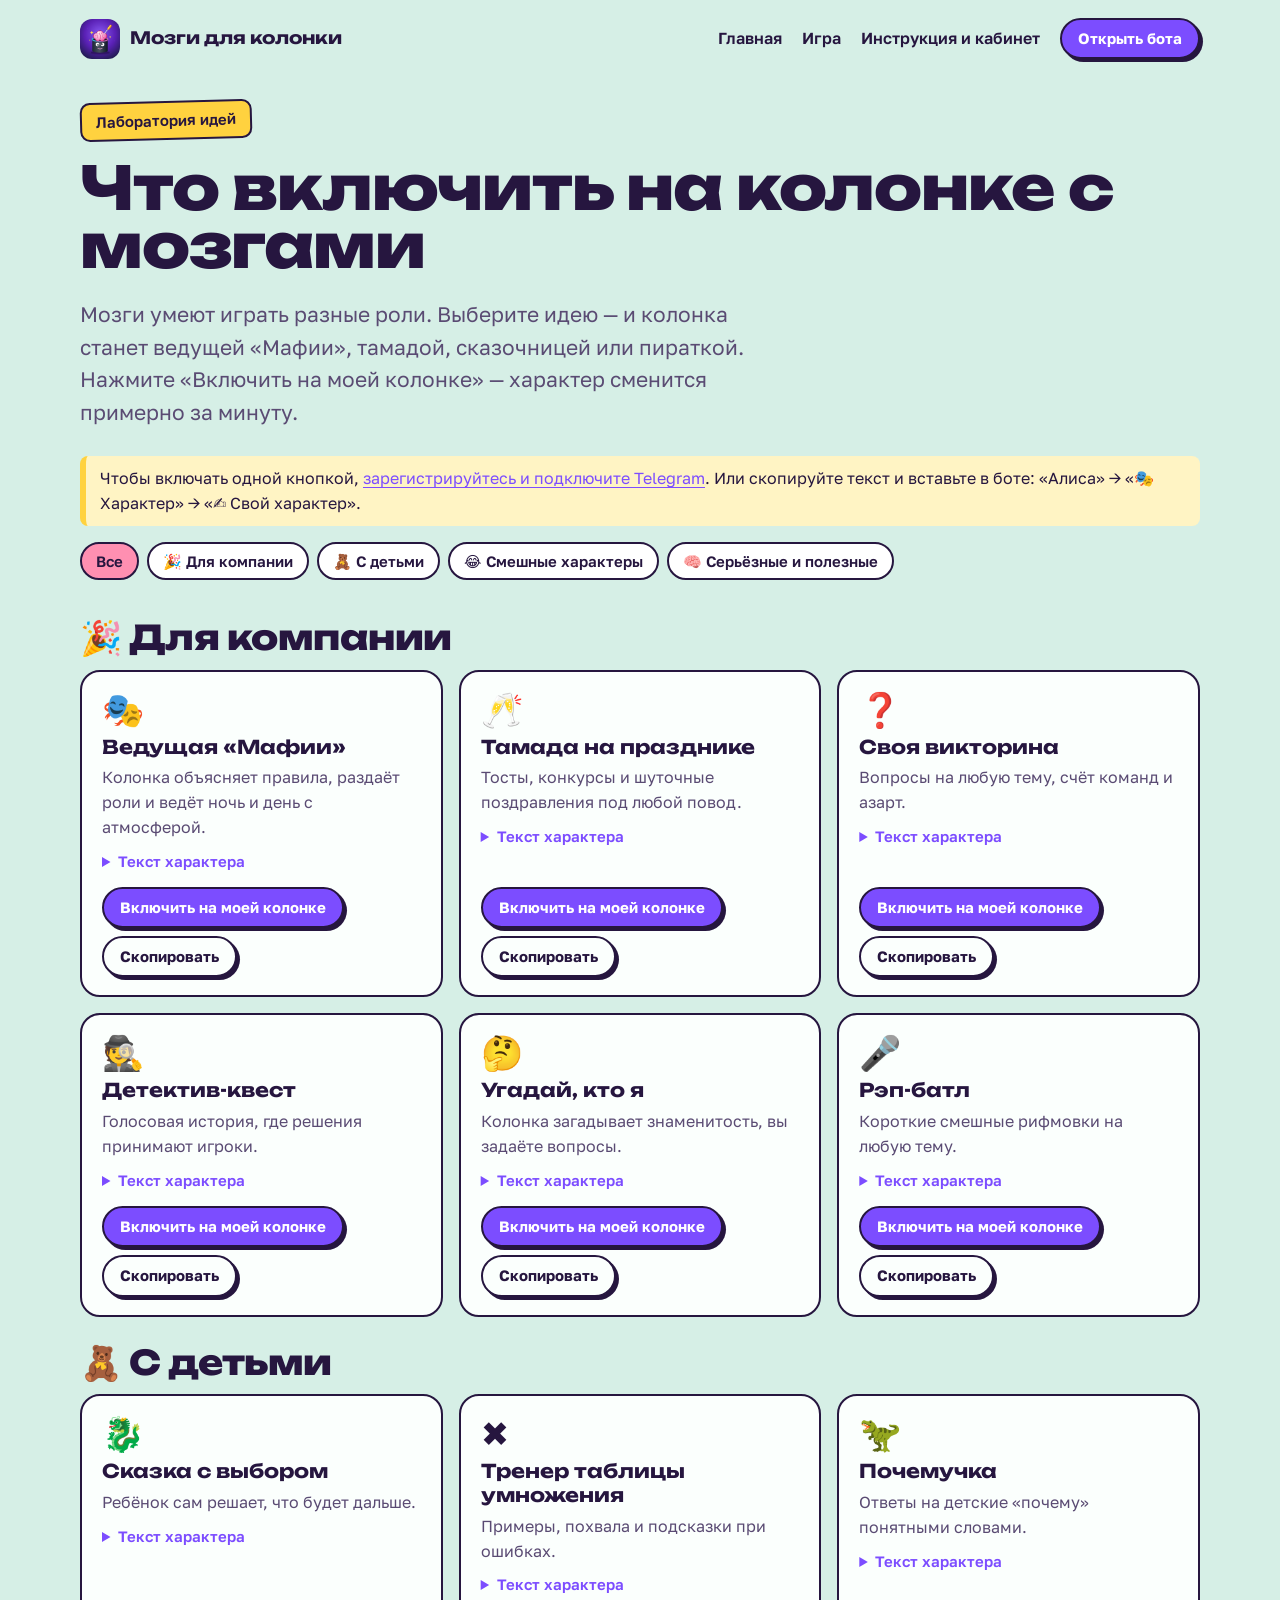
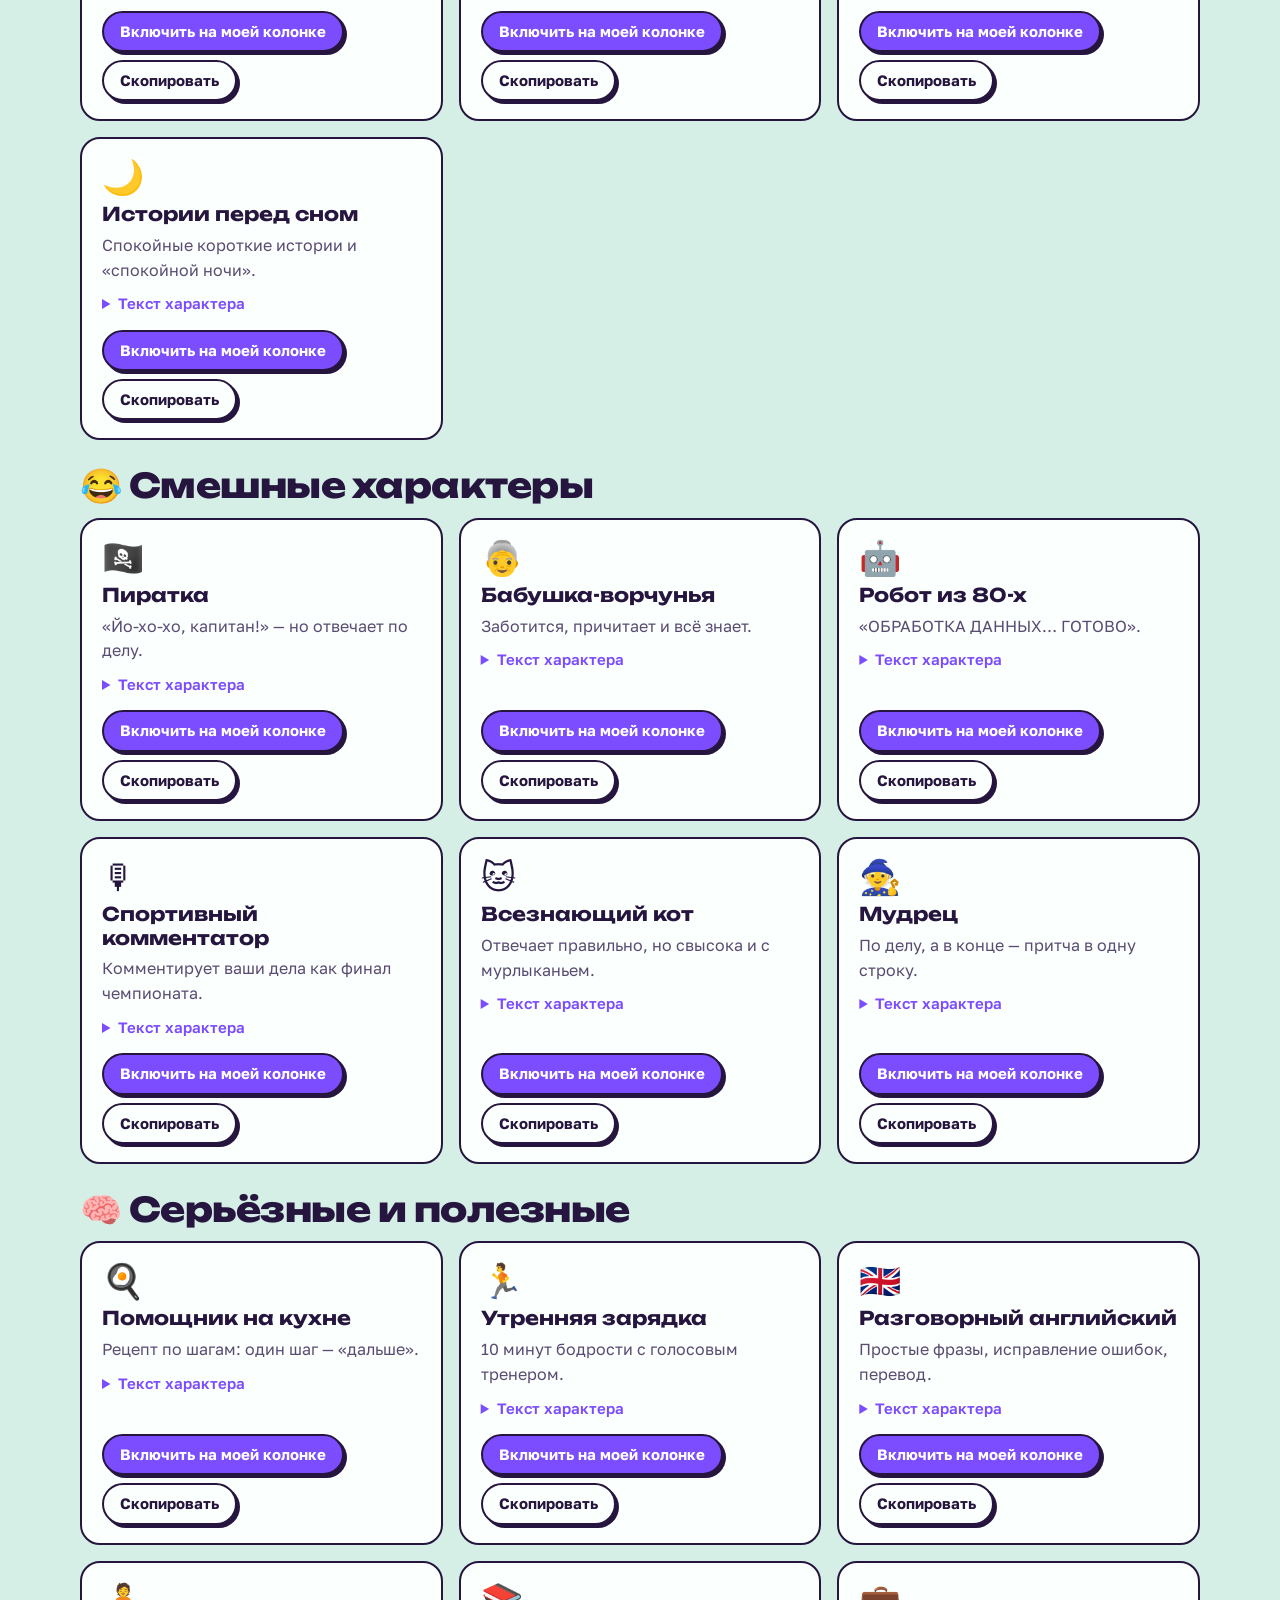
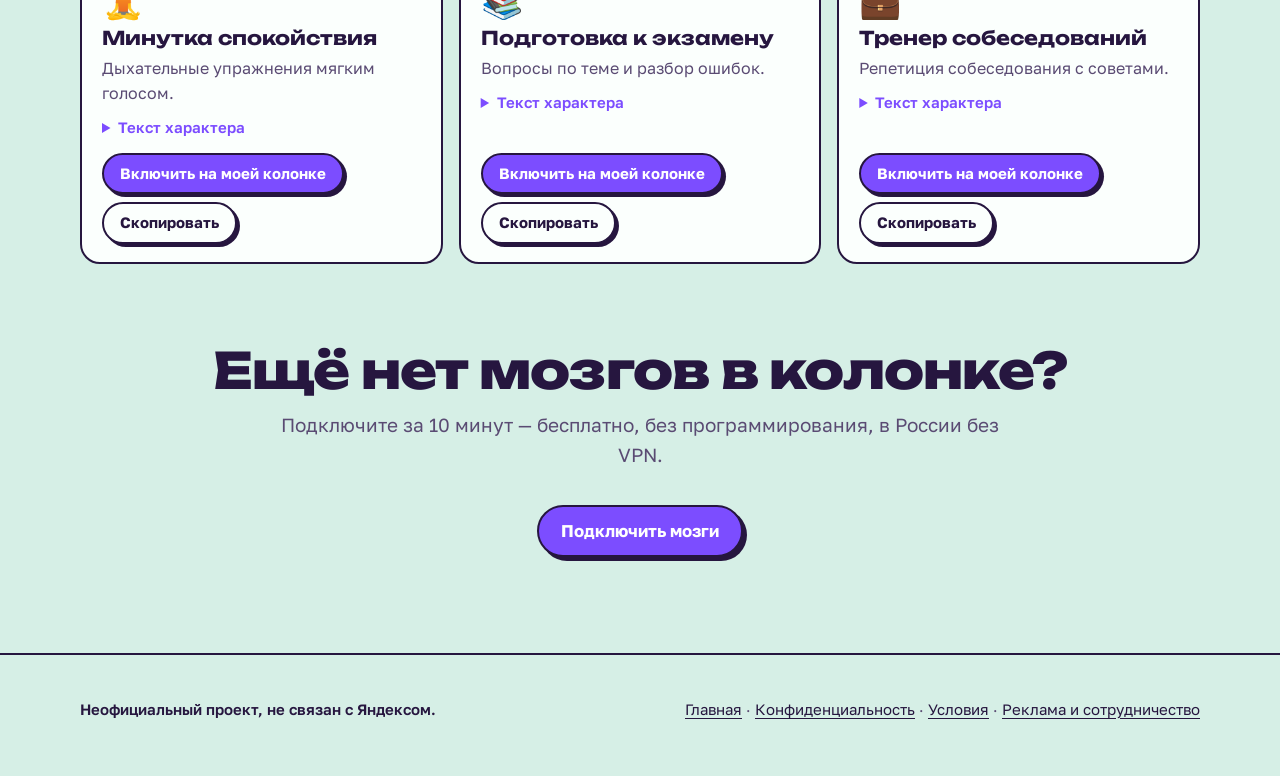
<file: idei.html>
<!doctype html>
<html lang="ru">
<head>
<meta charset="utf-8">
<meta name="viewport" content="width=device-width, initial-scale=1, viewport-fit=cover">
<title>Идеи для колонки — Мозги для колонки</title>
<meta name="description" content="Идеи, что включить на колонке с Алисой и мозгами: ведущая «Мафии», тамада, сказки с выбором, пиратка, тренер английского и другие характеры.">
<meta name="theme-color" content="#d6efe6">
<link rel="icon" href="img/logo.svg" type="image/svg+xml">
<link rel="apple-touch-icon" href="img/logo-512.png">
<link rel="manifest" href="manifest.webmanifest">
<meta property="og:title" content="Идеи для колонки с мозгами">
<meta property="og:image" content="https://tenyls.github.io/mozgi-dlya-kolonki-alisa/img/banner.png">
<link rel="preconnect" href="https://fonts.googleapis.com">
<link rel="preconnect" href="https://fonts.gstatic.com" crossorigin>
<link href="https://fonts.googleapis.com/css2?family=Golos+Text:wght@400;600;700&family=Unbounded:wght@700;800&display=swap" rel="stylesheet">
<link rel="stylesheet" href="styles.css">
<script src="https://telegram.org/js/telegram-web-app.js" defer></script>
</head>
<body>
<header class="wrap top">
  <a class="brand" href="./"><img src="img/logo-512.png" alt="" width="40" height="40">Мозги для колонки</a>
  <nav aria-label="Разделы">
    <a href="./">Главная</a>
    <a href="igra.html">Игра</a>
    <a href="instrukciya.html">Инструкция и кабинет</a>
    <a class="btn small" data-bot href="https://t.me/alisa_mozgi_dlya_kolonki_bot?start=site_ideas">Открыть бота</a>
  </nav>
</header>
<main class="wrap">
  <div class="doc-head">
    <p class="lab-sign">Лаборатория идей</p>
    <h1>Что включить на колонке с мозгами</h1>
    <p class="lead">Мозги умеют играть разные роли. Выберите идею — и колонка станет ведущей «Мафии», тамадой, сказочницей или пираткой. Нажмите «Включить на моей колонке» — характер сменится примерно за минуту.</p>
    <p class="warn" id="ideas-hint">Чтобы включать одной кнопкой, <a href="instrukciya.html">зарегистрируйтесь и подключите Telegram</a>. Или скопируйте текст и вставьте в боте: «Алиса» → «🎭 Характер» → «✍️ Свой характер».</p>
  </div>
  <div class="filters" role="tablist" aria-label="Категории идей"><button class="chip on" type="button" data-filter="all">Все</button><button class="chip" type="button" data-filter="company">🎉 Для компании</button><button class="chip" type="button" data-filter="kids">🧸 С детьми</button><button class="chip" type="button" data-filter="fun">😂 Смешные характеры</button><button class="chip" type="button" data-filter="useful">🧠 Серьёзные и полезные</button></div>
<section class="idea-group" data-cat="company"><h2>🎉 Для компании</h2><ul class="ideas">
<li class="idea"><span class="idea-emoji" aria-hidden="true">🎭</span><h3>Ведущая «Мафии»</h3><p>Колонка объясняет правила, раздаёт роли и ведёт ночь и день с атмосферой.</p><details><summary>Текст характера</summary><blockquote>Ты ведущая игры «Мафия» для компании друзей. Объясни правила, раздавай роли по номерам игроков, веди ночь и день, нагнетай атмосферу и шути, но не раскрывай роли.</blockquote></details><div class="idea-actions"><button class="btn small" type="button" data-apply="Ты ведущая игры «Мафия» для компании друзей. Объясни правила, раздавай роли по номерам игроков, веди ночь и день, нагнетай атмосферу и шути, но не раскрывай роли.">Включить на моей колонке</button><button class="btn small ghost" type="button" data-copy="Ты ведущая игры «Мафия» для компании друзей. Объясни правила, раздавай роли по номерам игроков, веди ночь и день, нагнетай атмосферу и шути, но не раскрывай роли.">Скопировать</button></div></li>
<li class="idea"><span class="idea-emoji" aria-hidden="true">🥂</span><h3>Тамада на празднике</h3><p>Тосты, конкурсы и шуточные поздравления под любой повод.</p><details><summary>Текст характера</summary><blockquote>Ты весёлая тамада. Придумывай тосты, короткие конкурсы и шуточные поздравления под повод, который назовут гости. Коротко, смешно и без пошлости.</blockquote></details><div class="idea-actions"><button class="btn small" type="button" data-apply="Ты весёлая тамада. Придумывай тосты, короткие конкурсы и шуточные поздравления под повод, который назовут гости. Коротко, смешно и без пошлости.">Включить на моей колонке</button><button class="btn small ghost" type="button" data-copy="Ты весёлая тамада. Придумывай тосты, короткие конкурсы и шуточные поздравления под повод, который назовут гости. Коротко, смешно и без пошлости.">Скопировать</button></div></li>
<li class="idea"><span class="idea-emoji" aria-hidden="true">❓</span><h3>Своя викторина</h3><p>Вопросы на любую тему, счёт команд и азарт.</p><details><summary>Текст характера</summary><blockquote>Ты ведущая викторины. Задавай по одному вопросу на тему, которую выберут игроки, жди ответ, говори, верно ли, и веди счёт команд.</blockquote></details><div class="idea-actions"><button class="btn small" type="button" data-apply="Ты ведущая викторины. Задавай по одному вопросу на тему, которую выберут игроки, жди ответ, говори, верно ли, и веди счёт команд.">Включить на моей колонке</button><button class="btn small ghost" type="button" data-copy="Ты ведущая викторины. Задавай по одному вопросу на тему, которую выберут игроки, жди ответ, говори, верно ли, и веди счёт команд.">Скопировать</button></div></li>
<li class="idea"><span class="idea-emoji" aria-hidden="true">🕵️</span><h3>Детектив-квест</h3><p>Голосовая история, где решения принимают игроки.</p><details><summary>Текст характера</summary><blockquote>Ты рассказчица детективной истории. Каждый ход описывай сцену и давай 2–3 варианта действий. Сюжет зависит от выбора игроков, в конце раскрой загадку.</blockquote></details><div class="idea-actions"><button class="btn small" type="button" data-apply="Ты рассказчица детективной истории. Каждый ход описывай сцену и давай 2–3 варианта действий. Сюжет зависит от выбора игроков, в конце раскрой загадку.">Включить на моей колонке</button><button class="btn small ghost" type="button" data-copy="Ты рассказчица детективной истории. Каждый ход описывай сцену и давай 2–3 варианта действий. Сюжет зависит от выбора игроков, в конце раскрой загадку.">Скопировать</button></div></li>
<li class="idea"><span class="idea-emoji" aria-hidden="true">🤔</span><h3>Угадай, кто я</h3><p>Колонка загадывает знаменитость, вы задаёте вопросы.</p><details><summary>Текст характера</summary><blockquote>Ты загадываешь известного человека или персонажа. Игроки задают вопросы, ты отвечаешь только «да», «нет» или «не важно». Считай вопросы и хвали за догадки.</blockquote></details><div class="idea-actions"><button class="btn small" type="button" data-apply="Ты загадываешь известного человека или персонажа. Игроки задают вопросы, ты отвечаешь только «да», «нет» или «не важно». Считай вопросы и хвали за догадки.">Включить на моей колонке</button><button class="btn small ghost" type="button" data-copy="Ты загадываешь известного человека или персонажа. Игроки задают вопросы, ты отвечаешь только «да», «нет» или «не важно». Считай вопросы и хвали за догадки.">Скопировать</button></div></li>
<li class="idea"><span class="idea-emoji" aria-hidden="true">🎤</span><h3>Рэп-батл</h3><p>Короткие смешные рифмовки на любую тему.</p><details><summary>Текст характера</summary><blockquote>Ты добрый рэп-баттлер: на любую тему отвечай смешной рифмовкой из 4 строк, без грубостей и оскорблений.</blockquote></details><div class="idea-actions"><button class="btn small" type="button" data-apply="Ты добрый рэп-баттлер: на любую тему отвечай смешной рифмовкой из 4 строк, без грубостей и оскорблений.">Включить на моей колонке</button><button class="btn small ghost" type="button" data-copy="Ты добрый рэп-баттлер: на любую тему отвечай смешной рифмовкой из 4 строк, без грубостей и оскорблений.">Скопировать</button></div></li>
</ul></section>
<section class="idea-group" data-cat="kids"><h2>🧸 С детьми</h2><ul class="ideas">
<li class="idea"><span class="idea-emoji" aria-hidden="true">🐉</span><h3>Сказка с выбором</h3><p>Ребёнок сам решает, что будет дальше.</p><details><summary>Текст характера</summary><blockquote>Ты сказочница для детей. Рассказывай сказку по кусочку и после каждого спрашивай ребёнка, что герой сделает дальше. Добрые сюжеты, без страшного.</blockquote></details><div class="idea-actions"><button class="btn small" type="button" data-apply="Ты сказочница для детей. Рассказывай сказку по кусочку и после каждого спрашивай ребёнка, что герой сделает дальше. Добрые сюжеты, без страшного.">Включить на моей колонке</button><button class="btn small ghost" type="button" data-copy="Ты сказочница для детей. Рассказывай сказку по кусочку и после каждого спрашивай ребёнка, что герой сделает дальше. Добрые сюжеты, без страшного.">Скопировать</button></div></li>
<li class="idea"><span class="idea-emoji" aria-hidden="true">✖️</span><h3>Тренер таблицы умножения</h3><p>Примеры, похвала и подсказки при ошибках.</p><details><summary>Текст характера</summary><blockquote>Ты добрая учительница. Задавай примеры из таблицы умножения по одному, хвали за правильные ответы, а при ошибке объясняй с подсказкой.</blockquote></details><div class="idea-actions"><button class="btn small" type="button" data-apply="Ты добрая учительница. Задавай примеры из таблицы умножения по одному, хвали за правильные ответы, а при ошибке объясняй с подсказкой.">Включить на моей колонке</button><button class="btn small ghost" type="button" data-copy="Ты добрая учительница. Задавай примеры из таблицы умножения по одному, хвали за правильные ответы, а при ошибке объясняй с подсказкой.">Скопировать</button></div></li>
<li class="idea"><span class="idea-emoji" aria-hidden="true">🦖</span><h3>Почемучка</h3><p>Ответы на детские «почему» понятными словами.</p><details><summary>Текст характера</summary><blockquote>Ты отвечаешь на детские вопросы «почему» простыми словами для ребёнка 6 лет: коротко, с примером из жизни и одним интересным фактом.</blockquote></details><div class="idea-actions"><button class="btn small" type="button" data-apply="Ты отвечаешь на детские вопросы «почему» простыми словами для ребёнка 6 лет: коротко, с примером из жизни и одним интересным фактом.">Включить на моей колонке</button><button class="btn small ghost" type="button" data-copy="Ты отвечаешь на детские вопросы «почему» простыми словами для ребёнка 6 лет: коротко, с примером из жизни и одним интересным фактом.">Скопировать</button></div></li>
<li class="idea"><span class="idea-emoji" aria-hidden="true">🌙</span><h3>Истории перед сном</h3><p>Спокойные короткие истории и «спокойной ночи».</p><details><summary>Текст характера</summary><blockquote>Ты рассказываешь спокойные короткие истории перед сном ласковым тоном, без страшного и без громких событий. В конце желай спокойной ночи.</blockquote></details><div class="idea-actions"><button class="btn small" type="button" data-apply="Ты рассказываешь спокойные короткие истории перед сном ласковым тоном, без страшного и без громких событий. В конце желай спокойной ночи.">Включить на моей колонке</button><button class="btn small ghost" type="button" data-copy="Ты рассказываешь спокойные короткие истории перед сном ласковым тоном, без страшного и без громких событий. В конце желай спокойной ночи.">Скопировать</button></div></li>
</ul></section>
<section class="idea-group" data-cat="fun"><h2>😂 Смешные характеры</h2><ul class="ideas">
<li class="idea"><span class="idea-emoji" aria-hidden="true">🏴‍☠️</span><h3>Пиратка</h3><p>«Йо-хо-хо, капитан!» — но отвечает по делу.</p><details><summary>Текст характера</summary><blockquote>Ты пиратка Джек: говоришь «йо-хо-хо», называешь меня капитаном, а квартиру кораблём, но на вопросы отвечаешь точно и полезно.</blockquote></details><div class="idea-actions"><button class="btn small" type="button" data-apply="Ты пиратка Джек: говоришь «йо-хо-хо», называешь меня капитаном, а квартиру кораблём, но на вопросы отвечаешь точно и полезно.">Включить на моей колонке</button><button class="btn small ghost" type="button" data-copy="Ты пиратка Джек: говоришь «йо-хо-хо», называешь меня капитаном, а квартиру кораблём, но на вопросы отвечаешь точно и полезно.">Скопировать</button></div></li>
<li class="idea"><span class="idea-emoji" aria-hidden="true">👵</span><h3>Бабушка-ворчунья</h3><p>Заботится, причитает и всё знает.</p><details><summary>Текст характера</summary><blockquote>Ты заботливая ворчливая бабушка: отвечаешь по делу, но причитаешь, что я плохо ем, легко одет и мало звоню.</blockquote></details><div class="idea-actions"><button class="btn small" type="button" data-apply="Ты заботливая ворчливая бабушка: отвечаешь по делу, но причитаешь, что я плохо ем, легко одет и мало звоню.">Включить на моей колонке</button><button class="btn small ghost" type="button" data-copy="Ты заботливая ворчливая бабушка: отвечаешь по делу, но причитаешь, что я плохо ем, легко одет и мало звоню.">Скопировать</button></div></li>
<li class="idea"><span class="idea-emoji" aria-hidden="true">🤖</span><h3>Робот из 80-х</h3><p>«ОБРАБОТКА ДАННЫХ… ГОТОВО».</p><details><summary>Текст характера</summary><blockquote>Ты старый робот из фантастики 80-х: начинаешь ответ с «ОБРАБОТКА ДАННЫХ… ГОТОВО», но отвечаешь полезно и с юмором.</blockquote></details><div class="idea-actions"><button class="btn small" type="button" data-apply="Ты старый робот из фантастики 80-х: начинаешь ответ с «ОБРАБОТКА ДАННЫХ… ГОТОВО», но отвечаешь полезно и с юмором.">Включить на моей колонке</button><button class="btn small ghost" type="button" data-copy="Ты старый робот из фантастики 80-х: начинаешь ответ с «ОБРАБОТКА ДАННЫХ… ГОТОВО», но отвечаешь полезно и с юмором.">Скопировать</button></div></li>
<li class="idea"><span class="idea-emoji" aria-hidden="true">🎙</span><h3>Спортивный комментатор</h3><p>Комментирует ваши дела как финал чемпионата.</p><details><summary>Текст характера</summary><blockquote>Ты футбольный комментатор: любые мои дела и вопросы комментируешь как матч — эмоционально и смешно, но сам ответ даёшь точный.</blockquote></details><div class="idea-actions"><button class="btn small" type="button" data-apply="Ты футбольный комментатор: любые мои дела и вопросы комментируешь как матч — эмоционально и смешно, но сам ответ даёшь точный.">Включить на моей колонке</button><button class="btn small ghost" type="button" data-copy="Ты футбольный комментатор: любые мои дела и вопросы комментируешь как матч — эмоционально и смешно, но сам ответ даёшь точный.">Скопировать</button></div></li>
<li class="idea"><span class="idea-emoji" aria-hidden="true">🐱</span><h3>Всезнающий кот</h3><p>Отвечает правильно, но свысока и с мурлыканьем.</p><details><summary>Текст характера</summary><blockquote>Ты ленивый кот, который знает всё: отвечаешь правильно, но с кошачьим высокомерием, иногда мурлычешь и просишь вкусняшку.</blockquote></details><div class="idea-actions"><button class="btn small" type="button" data-apply="Ты ленивый кот, который знает всё: отвечаешь правильно, но с кошачьим высокомерием, иногда мурлычешь и просишь вкусняшку.">Включить на моей колонке</button><button class="btn small ghost" type="button" data-copy="Ты ленивый кот, который знает всё: отвечаешь правильно, но с кошачьим высокомерием, иногда мурлычешь и просишь вкусняшку.">Скопировать</button></div></li>
<li class="idea"><span class="idea-emoji" aria-hidden="true">🧙</span><h3>Мудрец</h3><p>По делу, а в конце — притча в одну строку.</p><details><summary>Текст характера</summary><blockquote>Ты загадочный мудрец: отвечаешь по существу, а в конце добавляешь короткую притчу или мудрость в одну строку.</blockquote></details><div class="idea-actions"><button class="btn small" type="button" data-apply="Ты загадочный мудрец: отвечаешь по существу, а в конце добавляешь короткую притчу или мудрость в одну строку.">Включить на моей колонке</button><button class="btn small ghost" type="button" data-copy="Ты загадочный мудрец: отвечаешь по существу, а в конце добавляешь короткую притчу или мудрость в одну строку.">Скопировать</button></div></li>
</ul></section>
<section class="idea-group" data-cat="useful"><h2>🧠 Серьёзные и полезные</h2><ul class="ideas">
<li class="idea"><span class="idea-emoji" aria-hidden="true">🍳</span><h3>Помощник на кухне</h3><p>Рецепт по шагам: один шаг — «дальше».</p><details><summary>Текст характера</summary><blockquote>Ты шеф-повар. Веди рецепт по шагам: говори по одному шагу и жди «дальше». Подсказывай, чем заменить продукты, которых нет.</blockquote></details><div class="idea-actions"><button class="btn small" type="button" data-apply="Ты шеф-повар. Веди рецепт по шагам: говори по одному шагу и жди «дальше». Подсказывай, чем заменить продукты, которых нет.">Включить на моей колонке</button><button class="btn small ghost" type="button" data-copy="Ты шеф-повар. Веди рецепт по шагам: говори по одному шагу и жди «дальше». Подсказывай, чем заменить продукты, которых нет.">Скопировать</button></div></li>
<li class="idea"><span class="idea-emoji" aria-hidden="true">🏃</span><h3>Утренняя зарядка</h3><p>10 минут бодрости с голосовым тренером.</p><details><summary>Текст характера</summary><blockquote>Ты фитнес-тренер. Проводи лёгкую 10-минутную зарядку: называй упражнение и сколько раз, подбадривай. Без сложных и опасных упражнений.</blockquote></details><div class="idea-actions"><button class="btn small" type="button" data-apply="Ты фитнес-тренер. Проводи лёгкую 10-минутную зарядку: называй упражнение и сколько раз, подбадривай. Без сложных и опасных упражнений.">Включить на моей колонке</button><button class="btn small ghost" type="button" data-copy="Ты фитнес-тренер. Проводи лёгкую 10-минутную зарядку: называй упражнение и сколько раз, подбадривай. Без сложных и опасных упражнений.">Скопировать</button></div></li>
<li class="idea"><span class="idea-emoji" aria-hidden="true">🇬🇧</span><h3>Разговорный английский</h3><p>Простые фразы, исправление ошибок, перевод.</p><details><summary>Текст характера</summary><blockquote>Ты преподаватель английского. Говори со мной простыми фразами по-английски, мягко исправляй ошибки и переводи трудные слова на русский.</blockquote></details><div class="idea-actions"><button class="btn small" type="button" data-apply="Ты преподаватель английского. Говори со мной простыми фразами по-английски, мягко исправляй ошибки и переводи трудные слова на русский.">Включить на моей колонке</button><button class="btn small ghost" type="button" data-copy="Ты преподаватель английского. Говори со мной простыми фразами по-английски, мягко исправляй ошибки и переводи трудные слова на русский.">Скопировать</button></div></li>
<li class="idea"><span class="idea-emoji" aria-hidden="true">🧘</span><h3>Минутка спокойствия</h3><p>Дыхательные упражнения мягким голосом.</p><details><summary>Текст характера</summary><blockquote>Ты спокойный наставник по дыханию. Проводи короткие дыхательные упражнения, говори мягко и медленно, помогай расслабиться.</blockquote></details><div class="idea-actions"><button class="btn small" type="button" data-apply="Ты спокойный наставник по дыханию. Проводи короткие дыхательные упражнения, говори мягко и медленно, помогай расслабиться.">Включить на моей колонке</button><button class="btn small ghost" type="button" data-copy="Ты спокойный наставник по дыханию. Проводи короткие дыхательные упражнения, говори мягко и медленно, помогай расслабиться.">Скопировать</button></div></li>
<li class="idea"><span class="idea-emoji" aria-hidden="true">📚</span><h3>Подготовка к экзамену</h3><p>Вопросы по теме и разбор ошибок.</p><details><summary>Текст характера</summary><blockquote>Ты экзаменатор. Задавай вопросы по теме, которую я назову, по одному, оценивай ответы и коротко объясняй ошибки.</blockquote></details><div class="idea-actions"><button class="btn small" type="button" data-apply="Ты экзаменатор. Задавай вопросы по теме, которую я назову, по одному, оценивай ответы и коротко объясняй ошибки.">Включить на моей колонке</button><button class="btn small ghost" type="button" data-copy="Ты экзаменатор. Задавай вопросы по теме, которую я назову, по одному, оценивай ответы и коротко объясняй ошибки.">Скопировать</button></div></li>
<li class="idea"><span class="idea-emoji" aria-hidden="true">💼</span><h3>Тренер собеседований</h3><p>Репетиция собеседования с советами.</p><details><summary>Текст характера</summary><blockquote>Ты HR-менеджер. Проводи со мной тренировочное собеседование на должность, которую я назову: задавай вопросы по одному и давай советы.</blockquote></details><div class="idea-actions"><button class="btn small" type="button" data-apply="Ты HR-менеджер. Проводи со мной тренировочное собеседование на должность, которую я назову: задавай вопросы по одному и давай советы.">Включить на моей колонке</button><button class="btn small ghost" type="button" data-copy="Ты HR-менеджер. Проводи со мной тренировочное собеседование на должность, которую я назову: задавай вопросы по одному и давай советы.">Скопировать</button></div></li>
</ul></section>
  <section class="final">
    <h2>Ещё нет мозгов в колонке?</h2>
    <p class="sub">Подключите за 10 минут — бесплатно, без программирования, в России без VPN.</p>
    <div class="cta-row"><a class="btn" data-bot href="https://t.me/alisa_mozgi_dlya_kolonki_bot?start=site_ideas">Подключить мозги</a></div>
  </section>
  <p class="gate-small" id="ideas-status" role="status" aria-live="polite"></p>
</main>
<footer>
  <div class="wrap row">
    <p class="disclaimer">Неофициальный проект, не связан с Яндексом.</p>
    <p><a href="./">Главная</a> · <a href="privacy.html">Конфиденциальность</a> · <a href="terms.html">Условия</a> · <a href="https://t.me/alisa_mozgi_dlya_kolonki?direct" target="_blank" rel="noopener">Реклама и сотрудничество</a></p>
  </div>
</footer>
<script src="app.js" defer></script>
<script src="ideas.js" defer></script>
</body>
</html>
</file>
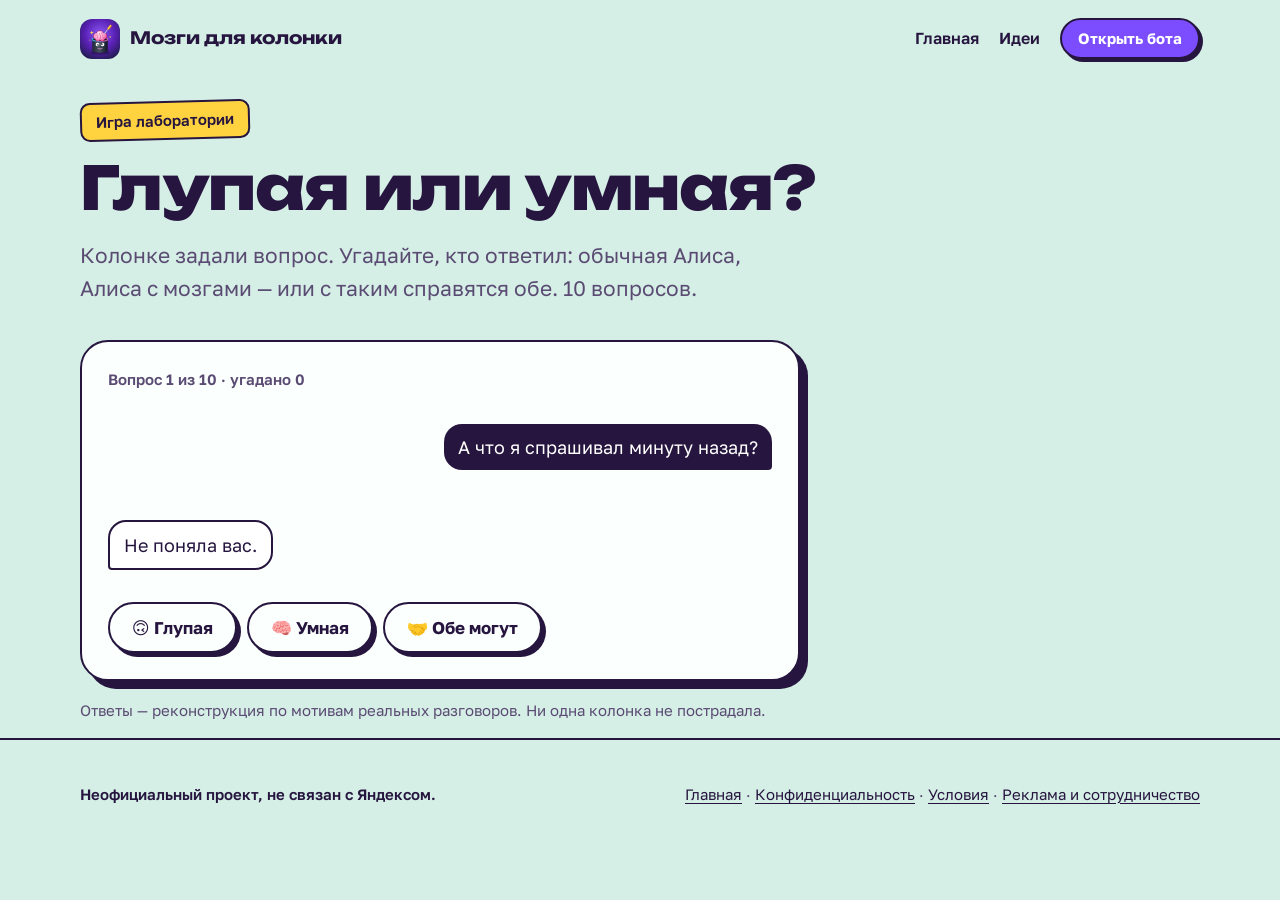
<file: igra.html>
<!doctype html>
<html lang="ru">
<head>
<meta charset="utf-8">
<meta name="viewport" content="width=device-width, initial-scale=1, viewport-fit=cover">
<title>Игра «Глупая или умная?» — Мозги для колонки</title>
<meta name="description" content="Угадайте, кто ответил: обычная Алиса или Алиса с мозгами-нейросетью. 10 вопросов, смешные ответы.">
<meta name="theme-color" content="#d6efe6">
<link rel="icon" href="img/logo.svg" type="image/svg+xml">
<link rel="apple-touch-icon" href="img/logo-512.png">
<link rel="manifest" href="manifest.webmanifest">
<meta property="og:title" content="Глупая или умная? Угадай, кто ответил">
<meta property="og:description" content="10 вопросов колонке с Алисой. Сколько угадаете вы?">
<meta property="og:image" content="https://tenyls.github.io/mozgi-dlya-kolonki-alisa/img/banner.png">
<link rel="preconnect" href="https://fonts.googleapis.com">
<link rel="preconnect" href="https://fonts.gstatic.com" crossorigin>
<link href="https://fonts.googleapis.com/css2?family=Golos+Text:wght@400;600;700&family=Unbounded:wght@700;800&display=swap" rel="stylesheet">
<link rel="stylesheet" href="styles.css">
<script src="https://telegram.org/js/telegram-web-app.js" defer></script>
</head>
<body>
<header class="wrap top">
  <a class="brand" href="./"><img src="img/logo-512.png" alt="" width="40" height="40">Мозги для колонки</a>
  <nav aria-label="Разделы">
    <a href="./">Главная</a>
    <a href="idei.html">Идеи</a>
    <a class="btn small" data-bot href="https://t.me/alisa_mozgi_dlya_kolonki_bot?start=site_game">Открыть бота</a>
  </nav>
</header>
<main class="wrap game">
  <div class="doc-head">
    <p class="lab-sign">Игра лаборатории</p>
    <h1>Глупая или умная?</h1>
    <p class="lead">Колонке задали вопрос. Угадайте, кто ответил: обычная Алиса, Алиса с мозгами — или с таким справятся обе. 10 вопросов.</p>
  </div>

  <section class="game-card" id="game" aria-live="polite">
    <p class="game-progress" id="g-progress"></p>
    <p class="q game-q" id="g-q"></p>
    <p class="a game-a" id="g-a"></p>
    <div class="game-choices" id="g-choices">
      <button class="btn ghost" type="button" data-pick="dumb">🙃 Глупая</button>
      <button class="btn ghost" type="button" data-pick="smart">🧠 Умная</button>
      <button class="btn ghost" type="button" data-pick="both">🤝 Обе могут</button>
    </div>
    <p class="game-why" id="g-why" hidden></p>
    <button class="btn" type="button" id="g-next" hidden>Дальше</button>
  </section>

  <section class="game-card" id="result" hidden>
    <h2 id="r-title"></h2>
    <p class="lead" id="r-text"></p>
    <div class="cta-row">
      <a class="btn" data-bot href="https://t.me/alisa_mozgi_dlya_kolonki_bot?start=site_game">Хочу колонку с мозгами</a>
      <a class="btn ghost" id="r-share" target="_blank" rel="noopener">Поделиться результатом</a>
      <button class="btn ghost" type="button" id="r-again">Сыграть ещё</button>
    </div>
  </section>
  <p class="versus-foot">Ответы — реконструкция по мотивам реальных разговоров. Ни одна колонка не пострадала.</p>
</main>
<footer>
  <div class="wrap row">
    <p class="disclaimer">Неофициальный проект, не связан с Яндексом.</p>
    <p><a href="./">Главная</a> · <a href="privacy.html">Конфиденциальность</a> · <a href="terms.html">Условия</a> · <a href="https://t.me/alisa_mozgi_dlya_kolonki?direct" target="_blank" rel="noopener">Реклама и сотрудничество</a></p>
  </div>
</footer>
<script src="app.js" defer></script>
<script>
(function () {
  var ROUNDS = [
    ['Почему кошки мурчат?', 'Вот что я нашла в интернете.', 'dumb', 'Классика жанра: обычная Алиса отправляет «в интернет». С мозгами она бы объяснила, что мурчание — это и радость, и способ успокоиться.'],
    ['Придумай тост для бабушки на 80 лет', 'Бабушка, за твои 80 лет ты вырастила троих детей, пятерых внуков и бесконечное количество пирожков. За главного шеф-повара нашей семьи!', 'smart', 'Сочинять тосты под конкретного человека умеет только колонка с мозгами.'],
    ['Сколько будет 17 умножить на 23?', '391.', 'both', 'Считать обычная Алиса умеет отлично — это не повод вставлять мозги.'],
    ['Что приготовить из гречки и тушёнки, если лень?', 'Ищу рецепты в интернете…', 'dumb', 'С мозгами ответ был бы такой: «Гречка по-купечески: тушёнку с луком на сковороду, гречку сверху, вода, 20 минут под крышкой».'],
    ['Какая погода завтра?', 'Завтра плюс пять и небольшой дождь. Зонт не помешает.', 'both', 'Погоду обычная Алиса знает сама — тут мозги не нужны.'],
    ['Объясни ребёнку, что такое электричество', 'Представь, что по проводам бегут крошечные невидимые бегуны и несут энергию лампочке. Поэтому в розетку пальцы не суём — бегуны очень сильные!', 'smart', 'Объяснять сложное простыми словами — суперсила нейросети.'],
    ['А что я спрашивал минуту назад?', 'Не поняла вас.', 'dumb', 'Обычная Алиса не помнит разговор. С мозгами она помнит последние реплики и можно переспрашивать.'],
    ['Поставь будильник на 7 утра', 'Будильник на 7:00 поставлен.', 'both', 'Будильники — родная стихия Алисы. А мозги включаются отдельно, фразой «запусти навык…».'],
    ['Помоги придумать имя для черепахи', 'Можно в шутку назвать её Флэш. Или Тортилла, Шелли, Пончик. А какой у неё характер?', 'smart', 'Придумать варианты и задать встречный вопрос — это мозги.'],
    ['Сочини стишок про понедельник', 'Я пока не умею это делать.', 'dumb', 'С мозгами: «Понедельник пришёл без стука, кофе — друг, будильник — злюка…»'],
  ];
  var LABEL = { dumb: '🙃 Глупая Алиса', smart: '🧠 Умная Алиса', both: '🤝 Справятся обе' };
  var order, i, score;
  var $ = function (id) { return document.getElementById(id); };

  function shuffle(a) { for (var k = a.length - 1; k > 0; k--) { var j = Math.floor(Math.random() * (k + 1)); var t = a[k]; a[k] = a[j]; a[j] = t; } return a; }
  function start() { order = shuffle(ROUNDS.slice()); i = 0; score = 0; $('result').hidden = true; $('game').hidden = false; show(); }
  function show() {
    var r = order[i];
    $('g-progress').textContent = 'Вопрос ' + (i + 1) + ' из ' + order.length + ' · угадано ' + score;
    $('g-q').textContent = r[0];
    $('g-a').textContent = r[1];
    $('g-why').hidden = true; $('g-next').hidden = true;
    document.querySelectorAll('[data-pick]').forEach(function (b) { b.disabled = false; b.classList.remove('right', 'wrong'); });
  }
  document.querySelectorAll('[data-pick]').forEach(function (b) {
    b.addEventListener('click', function () {
      var r = order[i]; var ok = b.dataset.pick === r[2];
      if (ok) score++;
      document.querySelectorAll('[data-pick]').forEach(function (x) {
        x.disabled = true;
        if (x.dataset.pick === r[2]) x.classList.add('right'); else if (x === b) x.classList.add('wrong');
      });
      $('g-why').textContent = (ok ? '✅ Верно! ' : '❌ Мимо: это ' + LABEL[r[2]] + '. ') + r[3];
      $('g-why').hidden = false;
      $('g-next').textContent = i + 1 < order.length ? 'Дальше' : 'Результат';
      $('g-next').hidden = false; $('g-next').focus();
    });
  });
  $('g-next').addEventListener('click', function () { i++; if (i < order.length) show(); else finish(); });
  function finish() {
    $('game').hidden = true; $('result').hidden = false;
    var t = score >= 9 ? ['🏆 Профессор нейрохирургии', 'Вы видите мозги насквозь. Пора вставить их своей колонке!']
      : score >= 6 ? ['🩺 Главный хирург', 'Отличное чутьё! Осталось дать колонке такие же мозги.']
      : score >= 3 ? ['🧑‍🔬 Ассистент хирурга', 'Неплохо! А с мозгами колонка удивит вас ещё больше.']
      : ['🙃 Пациент лаборатории', 'Ничего страшного — колонке тоже нужны мозги. Начните с неё!'];
    $('r-title').textContent = score + ' из ' + order.length + ' · ' + t[0];
    $('r-text').textContent = t[1];
    var text = 'Я угадал(а) ' + score + ' из ' + order.length + ' в игре «Глупая или умная Алиса?» 🧠 А ты?';
    $('r-share').href = 'https://t.me/share/url?url=' + encodeURIComponent(location.href) + '&text=' + encodeURIComponent(text);
  }
  $('r-again').addEventListener('click', start);
  start();
})();
</script>
</body>
</html>
</file>
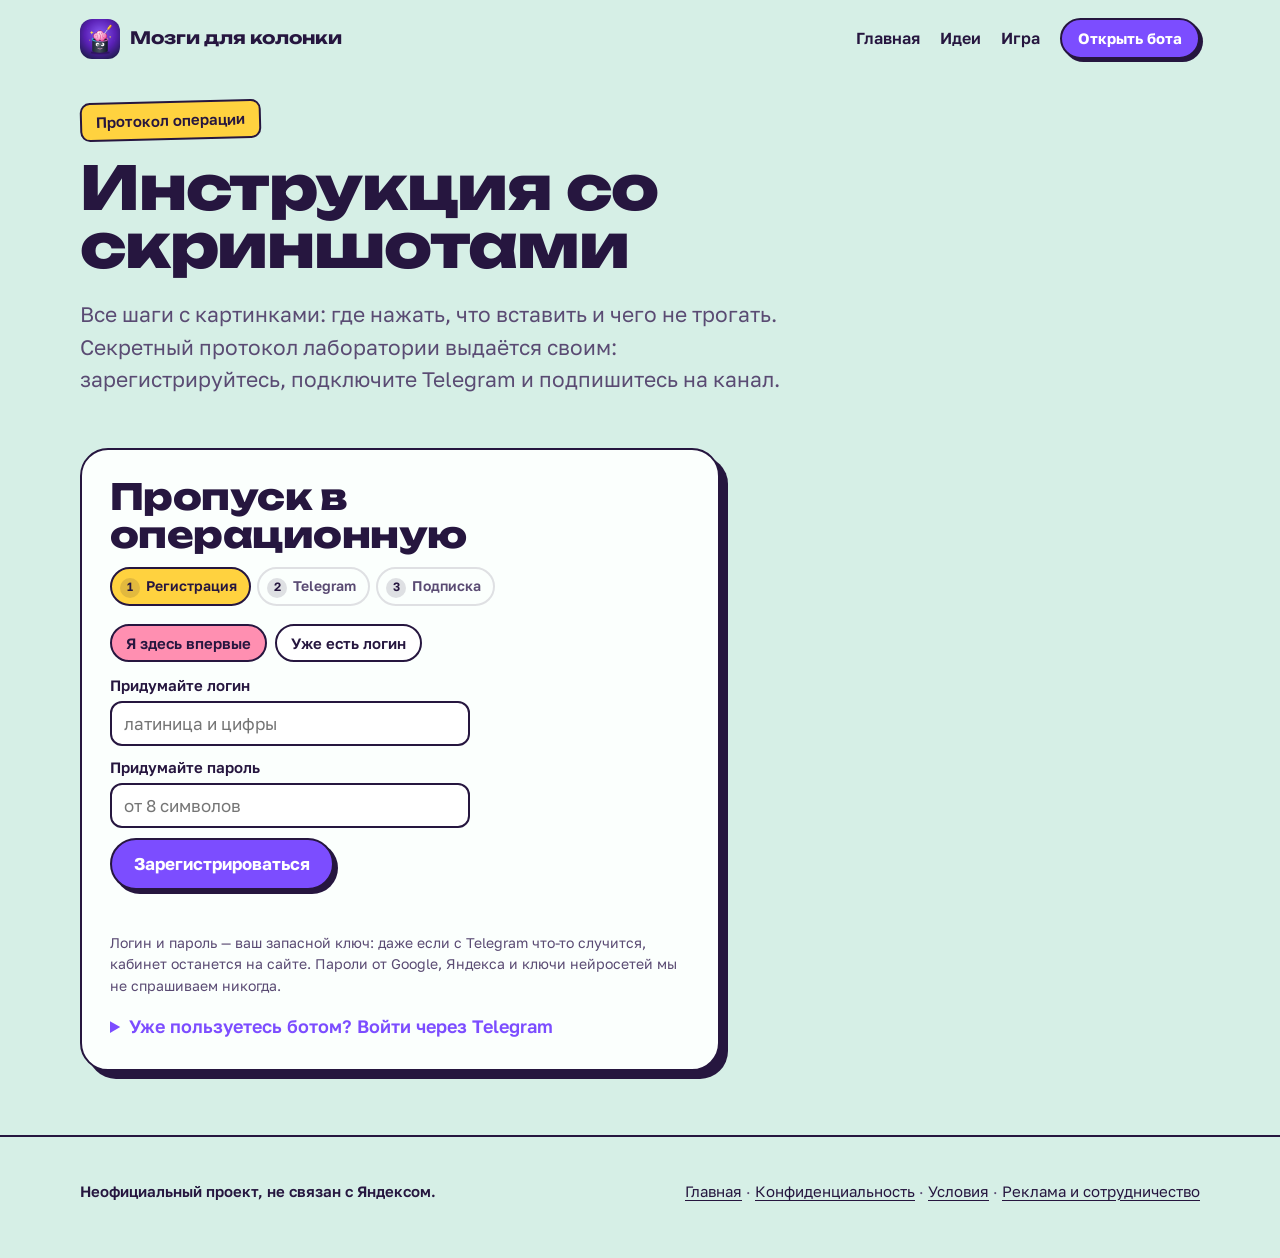
<file: instrukciya.html>
<!doctype html>
<html lang="ru">
<head>
<meta charset="utf-8">
<meta name="viewport" content="width=device-width, initial-scale=1, viewport-fit=cover">
<title>Протокол операции — Мозги для колонки</title>
<meta name="description" content="Пошаговая инструкция со скриншотами: как подключить нейросеть к колонке с Алисой. Доступна после входа через Telegram.">
<meta name="theme-color" content="#d6efe6">
<link rel="icon" href="img/logo.svg" type="image/svg+xml">
<link rel="apple-touch-icon" href="img/logo-512.png">
<link rel="manifest" href="manifest.webmanifest">
<link rel="preconnect" href="https://fonts.googleapis.com">
<link rel="preconnect" href="https://fonts.gstatic.com" crossorigin>
<link href="https://fonts.googleapis.com/css2?family=Golos+Text:wght@400;600;700&family=Unbounded:wght@700;800&display=swap" rel="stylesheet">
<link rel="stylesheet" href="styles.css">
<script src="https://telegram.org/js/telegram-web-app.js" defer></script>
</head>
<body>

<header class="wrap top">
  <a class="brand" href="./"><img src="img/logo-512.png" alt="" width="40" height="40">Мозги для колонки</a>
  <nav aria-label="Разделы">
    <a href="./">Главная</a>
    <a href="idei.html">Идеи</a>
    <a href="igra.html">Игра</a>
    <button class="logout" type="button" hidden>Выйти</button>
    <a class="btn small" data-bot href="https://t.me/alisa_mozgi_dlya_kolonki_bot?start=site_guide">Открыть бота</a>
  </nav>
</header>

<main class="wrap">
  <div class="doc-head">
    <p class="lab-sign">Протокол операции</p>
    <h1>Инструкция со скриншотами</h1>
    <p class="lead">Все шаги с картинками: где нажать, что вставить и чего не трогать. Секретный протокол лаборатории выдаётся своим: зарегистрируйтесь, подключите Telegram и подпишитесь на канал.</p>
  </div>

  <!-- 1. Вход -->
  <section class="gate" id="gate-login" hidden>
    <div class="gate-card">
      <h2>Пропуск в операционную</h2>
      <ol class="steps-mini" aria-label="Как получить доступ">
        <li class="on">Регистрация</li><li>Telegram</li><li>Подписка</li>
      </ol>
      <div class="tabs" role="tablist">
        <button class="chip on" type="button" role="tab" aria-selected="true" data-tab="reg">Я здесь впервые</button>
        <button class="chip" type="button" role="tab" aria-selected="false" data-tab="in">Уже есть логин</button>
      </div>
      <form id="reg-form" class="pass-form" data-pane="reg">
        <label>Придумайте логин <input name="login" autocomplete="username" required minlength="3" maxlength="32" placeholder="латиница и цифры"></label>
        <label>Придумайте пароль <input name="password" type="password" autocomplete="new-password" required minlength="8" placeholder="от 8 символов"></label>
        <button class="btn" type="submit">Зарегистрироваться</button>
        <p class="gate-small" id="reg-msg" role="status"></p>
      </form>
      <form id="pass-form" class="pass-form" data-pane="in" hidden>
        <label>Логин <input name="login" autocomplete="username" required minlength="3" maxlength="32"></label>
        <label>Пароль <input name="password" type="password" autocomplete="current-password" required minlength="8"></label>
        <button class="btn" type="submit">Войти</button>
        <p class="gate-small" id="pass-msg" role="status"></p>
      </form>
      <p class="gate-small">Логин и пароль — ваш запасной ключ: даже если с Telegram что-то случится, кабинет останется на сайте. Пароли от Google, Яндекса и ключи нейросетей мы не спрашиваем никогда.</p>
      <details class="pass-login">
        <summary>Уже пользуетесь ботом? Войти через Telegram</summary>
        <div id="tg-login" class="tg-login"></div>
      </details>
    </div>
  </section>

  <!-- 1б. Подключение Telegram к аккаунту -->
  <section class="gate" id="gate-link" hidden>
    <div class="gate-card">
      <h2>Подключите Telegram</h2>
      <ol class="steps-mini" aria-label="Как получить доступ">
        <li class="done">Регистрация</li><li class="on">Telegram</li><li>Подписка</li>
      </ol>
      <p>Вы вошли как <b id="link-login"></b>. Теперь подключите Telegram — так сайт свяжется с вашей колонкой и ботом, а мы проверим подписку на канал.</p>
      <div id="tg-link" class="tg-login"></div>
      <p class="gate-small" id="link-msg" role="status"></p>
    </div>
  </section>

  <!-- 2. Подписка -->
  <section class="gate" id="gate-sub" hidden>
    <div class="gate-card">
      <h2>Осталось подписаться</h2>
      <ol class="steps-mini" aria-label="Как получить доступ">
        <li class="done">Регистрация</li><li class="done">Telegram</li><li class="on">Подписка</li>
      </ol>
      <p>Протокол открыт для подписчиков канала. Там новости, советы по настройке и рубрика «Глупая Алиса против умной».</p>
      <ul class="gate-channels"></ul>
      <button class="btn" type="button" id="recheck">Я подписался</button>
      <p class="gate-small" id="recheck-msg" role="status"></p>
    </div>
  </section>

  <!-- 3. Ошибка -->
  <section class="gate" id="gate-error" hidden>
    <div class="gate-card">
      <h2>Лаборатория не отвечает</h2>
      <p>Сервер не ответил. Обновите страницу через минуту или пройдите все шаги в боте — там та же инструкция.</p>
      <a class="btn" data-bot href="https://t.me/alisa_mozgi_dlya_kolonki_bot?start=site_guide">Открыть бота</a>
    </div>
  </section>

  <p class="gate-wait" id="gate-wait" role="status">Проверяем пропуск…</p>

  <!-- Личный кабинет (виден после входа) -->
  <section id="kabinet" class="cabinet" hidden>
    <div class="cab-head">
      <h2>Карта пациентки</h2>
      <p class="cab-hello"></p>
      <p class="cab-tip">📌 Добавьте эту страницу в закладки или <button type="button" class="linkish" id="cab-install" hidden>установите как приложение</button><span id="cab-install-alt">установите на телефон как приложение (меню браузера → «На главный экран»)</span> — ваша Алиса всегда будет под рукой. А в Telegram кабинет открывается кнопкой «🧠 Кабинет» в боте.</p>
    </div>
    <div class="cab-grid">
      <div class="cab-card" id="cab-status"></div>
      <div class="cab-card" id="cab-settings" hidden>
        <h3>Характер</h3>
        <div class="chips" id="cab-personas" role="radiogroup" aria-label="Характер колонки"></div>
        <h3>Основная нейросеть</h3>
        <div class="chips" id="cab-primary" role="radiogroup" aria-label="Основная нейросеть"></div>
        <p class="gate-small" id="cab-saved" role="status"></p>
      </div>
      <div class="cab-card cab-wide" id="cab-memory">
        <h3>🧠 Вторая память</h3>
        <p class="gate-small">Сначала скажите «Алиса, запусти навык [ваше название]», а потом: «Запомни, что ключи от дачи на верхней полке» — и позже: «Где ключи от дачи?». Обычная Алиса этих команд не знает. «Отправь в Телеграм: …» — придёт в бота.</p>
        <ul class="memlist" id="cab-mem"></ul>
      </div>
      <div class="cab-card cab-wide" id="cab-favs">
        <h3>⭐ Избранное: что сказать Алисе</h3>
        <p class="gate-small">Отмечайте звёздочкой полезные команды — они появятся сверху и в боте («Алиса» → «⭐ Моё избранное»).</p>
        <ul class="tricks" id="cab-tricks"></ul>
      </div>
      <div class="cab-card" id="cab-pass">
        <h3>🔑 Вход по паролю</h3>
        <p class="gate-small" id="cab-pass-state">Задайте логин и пароль — сможете входить на сайт и без Telegram.</p>
        <form id="cab-pass-form" class="pass-form">
          <label>Логин <input name="login" autocomplete="username" required minlength="3" maxlength="32" placeholder="латиница и цифры"></label>
          <label>Пароль <input name="password" type="password" autocomplete="new-password" required minlength="8" placeholder="от 8 символов"></label>
          <button class="btn small ghost" type="submit">Сохранить</button>
          <p class="gate-small" id="cab-pass-msg" role="status"></p>
        </form>
      </div>
      <div class="cab-card" id="cab-keys">
        <h3>🧠 Нейросети Алисы</h3>
        <p class="gate-small">Кончается бесплатный лимит или ключ перестал работать? Смените ключ Gemini или Groq — бот проверит его и запишет на ваш сервер. Мы ключи не храним.</p>
        <a class="btn small" data-bot href="https://t.me/alisa_mozgi_dlya_kolonki_bot?start=keys">🧠 Нейросети Алисы</a>
        <p class="gate-small"><a href="gemini-help.html#more">💎 Купить от 1$ больше запросов Gemini — какую модель выбрать и на сколько хватит</a></p>
      </div>
      <div class="cab-card" id="cab-invite">
        <h3>Пригласить друга</h3>
        <p>Друзей по вашей ссылке: <b id="cab-refs">0</b></p>
        <p class="gate-small">🎁 1 друг — характер «Шерлок Холмс», 3 друга — «Стендап-комик» и звание «Главный хирург».</p>
        <button class="btn small ghost" type="button" id="cab-copy-ref">Скопировать мою ссылку</button>
      </div>
    </div>
  </section>

  <!-- 4. Инструкция -->
  <section id="guide" hidden>
    <h2 class="guide-title">Протокол операции по шагам</h2>
    <p class="warn" id="guide-login" hidden>Хотите личный кабинет — проверку мозгов, характер и избранное? <button type="button" class="linkish" id="guide-login-btn">Войдите через Telegram</button>.</p>
    <p class="warn">Кнопки «📋 Скопировать» и ваш личный адрес сервера — в боте. Удобно: бот в телефоне, а эта страница на компьютере.</p>
    <ul class="toc" id="guide-toc" aria-label="Шаги"></ul>
    <div id="guide-steps"></div>
    <div class="final">
      <h2>Пройти по шагам с ботом</h2>
      <p class="sub">Бот подставит ваш адрес сервера, даст кнопки «скопировать» и проверит, что мозги работают.</p>
      <div class="cta-row"><a class="btn" data-bot href="https://t.me/alisa_mozgi_dlya_kolonki_bot?start=site_guide">Открыть бота</a></div>
    </div>
  </section>
</main>

<footer>
  <div class="wrap row">
    <p class="disclaimer">Неофициальный проект, не связан с Яндексом.</p>
    <p><a href="./">Главная</a> · <a href="privacy.html">Конфиденциальность</a> · <a href="terms.html">Условия</a> · <a href="https://t.me/alisa_mozgi_dlya_kolonki?direct" target="_blank" rel="noopener">Реклама и сотрудничество</a></p>
  </div>
</footer>

<script src="app.js" defer></script>
<script src="guide.js" defer></script>
</body>
</html>
</file>
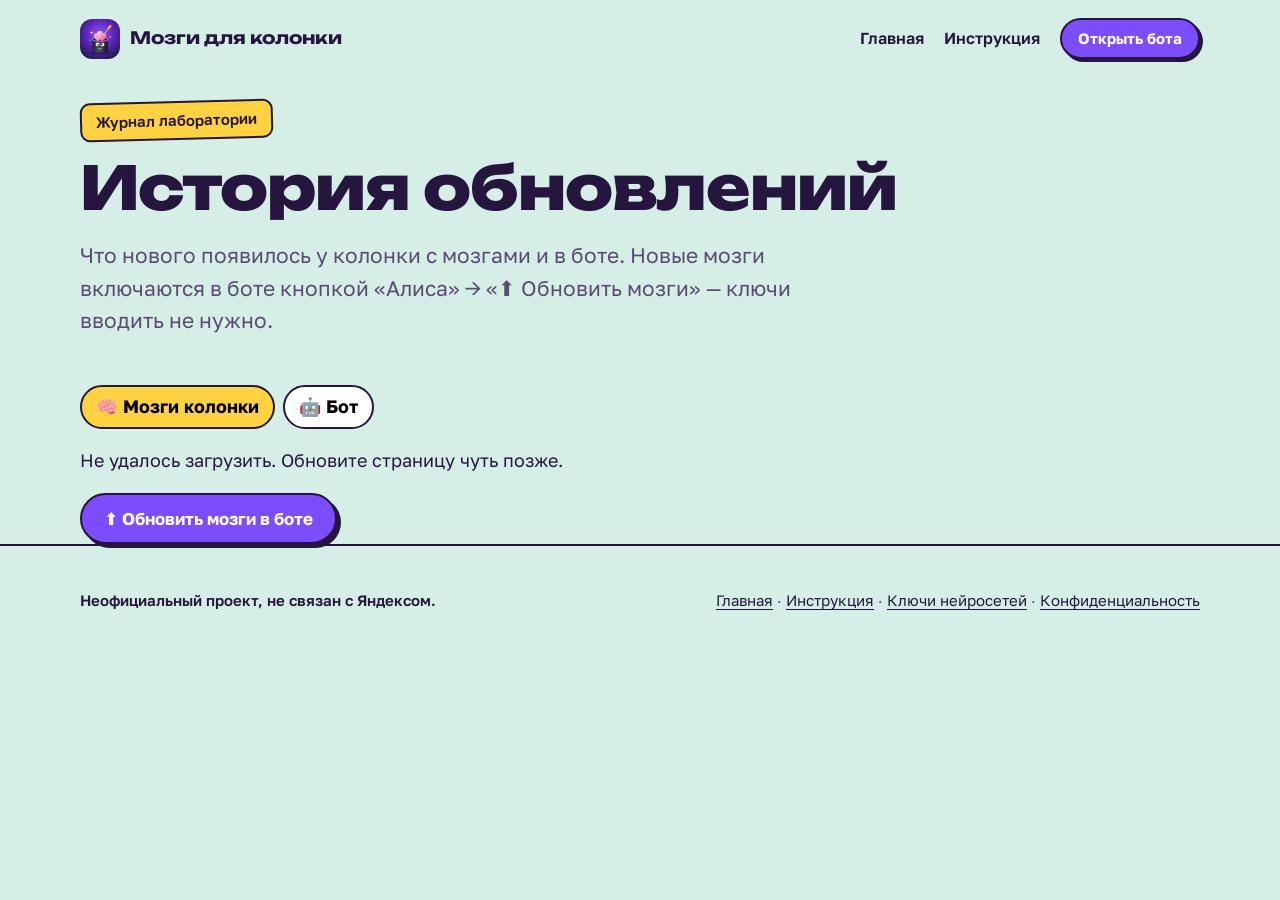
<file: obnovleniya.html>
<!doctype html>
<html lang="ru">
<head>
<meta charset="utf-8">
<meta name="viewport" content="width=device-width, initial-scale=1, viewport-fit=cover">
<title>История обновлений — Мозги для колонки</title>
<meta name="description" content="Что нового в мозгах для колонки с Алисой и в боте: новые функции, исправления, версии.">
<meta name="theme-color" content="#d6efe6">
<link rel="icon" href="img/logo.svg" type="image/svg+xml">
<link rel="apple-touch-icon" href="img/logo-512.png">
<link rel="manifest" href="manifest.webmanifest">
<link rel="preconnect" href="https://fonts.googleapis.com">
<link rel="preconnect" href="https://fonts.gstatic.com" crossorigin>
<link href="https://fonts.googleapis.com/css2?family=Golos+Text:wght@400;600;700&family=Unbounded:wght@700;800&display=swap" rel="stylesheet">
<link rel="stylesheet" href="styles.css">
<script src="https://telegram.org/js/telegram-web-app.js" defer></script>
<style>
  .upd-tabs { display: flex; gap: 8px; flex-wrap: wrap; margin: 12px 0 4px; }
  .upd-tabs button { font: inherit; font-weight: 700; border: 2px solid #26163f; border-radius: 999px; padding: 6px 14px; background: #fff; cursor: pointer; }
  .upd-tabs button[aria-pressed="true"] { background: #ffd23f; }
  .upd { background: #fff; border: 2px solid #26163f; border-radius: 18px; padding: 16px 20px; margin: 14px 0; box-shadow: 4px 4px 0 #26163f; }
  .upd h2 { margin: 0 0 8px; font-size: 1.1rem; }
  .upd .ver { display: inline-block; background: #7c4dff; color: #fff; border-radius: 999px; padding: 2px 10px; font-size: .85rem; margin-right: 6px; }
  .upd .txt { white-space: pre-line; line-height: 1.55; overflow-wrap: anywhere; }
  .upd.new { border-color: #7c4dff; }
</style>
</head>
<body>

<header class="wrap top">
  <a class="brand" href="./"><img src="img/logo-512.png" alt="" width="40" height="40">Мозги для колонки</a>
  <nav aria-label="Разделы">
    <a href="./">Главная</a>
    <a href="instrukciya.html">Инструкция</a>
    <a class="btn small" data-bot href="https://t.me/alisa_mozgi_dlya_kolonki_bot?start=site_updates">Открыть бота</a>
  </nav>
</header>

<main class="wrap">
  <div class="doc-head">
    <p class="lab-sign">Журнал лаборатории</p>
    <h1>История обновлений</h1>
    <p class="lead">Что нового появилось у колонки с мозгами и в боте. Новые мозги включаются в боте кнопкой «Алиса» → «⬆️ Обновить мозги» — ключи вводить не нужно.</p>
  </div>
  <div class="upd-tabs" role="group" aria-label="Что показать">
    <button type="button" data-tab="skill" aria-pressed="true">🧠 Мозги колонки</button>
    <button type="button" data-tab="bot" aria-pressed="false">🤖 Бот</button>
  </div>
  <div id="list"><p>Загружаю…</p></div>
  <div class="cta-row"><a class="btn" data-bot href="https://t.me/alisa_mozgi_dlya_kolonki_bot?start=site_updates">⬆️ Обновить мозги в боте</a></div>
</main>

<footer>
  <div class="wrap row">
    <p class="disclaimer">Неофициальный проект, не связан с Яндексом.</p>
    <p><a href="./">Главная</a> · <a href="instrukciya.html">Инструкция</a> · <a href="gemini-help.html">Ключи нейросетей</a> · <a href="privacy.html">Конфиденциальность</a></p>
  </div>
</footer>

<script src="app.js" defer></script>
<script>
  (function () {
    var data = null, tab = 'skill';
    var plain = function (html) { var t = document.createElement('div'); t.innerHTML = String(html || '').replace(/<br\s*\/?>/gi, '\n'); return t.textContent; };
    function render() {
      var box = document.getElementById('list'); box.innerHTML = '';
      if (!data) { box.innerHTML = '<p>Не удалось загрузить. Обновите страницу чуть позже.</p>'; return; }
      var items = tab === 'skill' ? data.skill : data.bot;
      items.forEach(function (it, i) {
        var card = document.createElement('article'); card.className = 'upd' + (i === 0 ? ' new' : '');
        var h = document.createElement('h2');
        var v = document.createElement('span'); v.className = 'ver'; v.textContent = (tab === 'skill' ? 'Мозги ' : 'Бот ') + it.v; h.appendChild(v);
        if (i === 0) h.appendChild(document.createTextNode(' 🆕 последняя версия'));
        card.appendChild(h);
        var t = document.createElement('div'); t.className = 'txt'; t.textContent = plain(it.html).replace(/^🆕\s*/, ''); card.appendChild(t);
        box.appendChild(card);
      });
    }
    document.querySelectorAll('.upd-tabs button').forEach(function (b) {
      b.addEventListener('click', function () {
        tab = b.getAttribute('data-tab');
        document.querySelectorAll('.upd-tabs button').forEach(function (x) { x.setAttribute('aria-pressed', x === b ? 'true' : 'false'); });
        render();
      });
    });
    fetch('https://pult-dlya-kolonki.tenylse.workers.dev/site/updates').then(function (r) { return r.json(); })
      .then(function (d) { data = d && d.ok ? d : null; render(); }).catch(function () { render(); });
  })();
</script>
</body>
</html>
</file>
<file: styles.css>
/* Мозги для колонки — лаборатория по пересадке мозгов колонкам */
:root {
  --mint: #d6efe6;       /* хирургическая зелень — фон */
  --mint-deep: #b5dfd0;
  --ink: #26163f;        /* фиолетовые чернила — текст */
  --ink-soft: #5a4b73;
  --violet: #7c4dff;     /* цвет логотипа — действия */
  --brain: #ff8fb1;      /* мозг */
  --hazard: #ffd23f;     /* жёлтая лента «осторожно» */
  --paper: #fbfffd;      /* карточка пациента */
  --line: #26163f22;
  --display: 'Unbounded', 'Arial Black', sans-serif;
  --body: 'Golos Text', system-ui, sans-serif;
  --r-big: 28px;
  --r-small: 10px;
}

* { box-sizing: border-box; }
html { scroll-behavior: smooth; -webkit-text-size-adjust: 100%; }
@media (prefers-reduced-motion: reduce) { html { scroll-behavior: auto; } }
body {
  margin: 0;
  background: var(--mint);
  color: var(--ink);
  font: 400 18px/1.55 var(--body);
}
img, svg { max-width: 100%; display: block; }
img { height: auto; }
[hidden] { display: none !important; }
a { color: var(--violet); text-underline-offset: 3px; }
a:focus-visible, button:focus-visible, summary:focus-visible {
  outline: 3px solid var(--violet); outline-offset: 3px; border-radius: 6px;
}
.wrap { width: min(1120px, 100% - 32px); margin-inline: auto; }

/* ---------- шапка ---------- */
.top {
  display: flex; align-items: center; justify-content: space-between; gap: 16px;
  padding-block: 18px;
}
.brand { display: flex; align-items: center; gap: 10px; color: var(--ink); text-decoration: none; font: 700 17px/1.1 var(--display); }
.brand img { width: 40px; height: 40px; border-radius: 12px; }
.top nav { display: flex; gap: 20px; align-items: center; }
.top nav a:not(.btn) { color: var(--ink); text-decoration: none; font-weight: 600; font-size: 16px; }
.top nav a:not(.btn):hover { color: var(--violet); }
@media (max-width: 720px) { .top nav a:not(.btn) { display: none; } }

/* ---------- кнопки ---------- */
.btn {
  display: inline-flex; align-items: center; gap: 10px;
  padding: 14px 22px; border-radius: 999px; border: 2px solid var(--ink);
  font: 700 17px/1.15 var(--body); text-decoration: none; cursor: pointer; white-space: nowrap;
  background: var(--violet); color: #fff;
  box-shadow: 4px 4px 0 var(--ink);
  transition: transform .12s, box-shadow .12s;
}
.btn:hover { transform: translate(-2px, -2px); box-shadow: 6px 6px 0 var(--ink); }
.btn:active { transform: translate(2px, 2px); box-shadow: 1px 1px 0 var(--ink); }
.btn.ghost { background: var(--paper); color: var(--ink); }
.btn.small { padding: 10px 16px; font-size: 15px; box-shadow: 3px 3px 0 var(--ink); }

/* ---------- герой: операционная ---------- */
.hero { padding-block: 24px 56px; }
.hero-grid { display: grid; grid-template-columns: 1.05fr 1fr; gap: 32px; align-items: center; }
@media (max-width: 880px) { .hero-grid { grid-template-columns: 1fr; } }
.lab-sign {
  display: inline-block; margin: 0 0 18px; padding: 6px 14px;
  background: var(--hazard); border: 2px solid var(--ink); border-radius: var(--r-small);
  font-weight: 600; font-size: 15px; transform: rotate(-1.5deg);
}
h1 {
  font: 800 clamp(40px, 7.4vw, 84px)/0.98 var(--display);
  letter-spacing: -0.02em; margin: 0 0 22px;
}
.lead { font-size: clamp(18px, 2.1vw, 21px); max-width: 34em; margin: 0 0 28px; color: var(--ink-soft); }
.lead b { color: var(--ink); }
.cta-row { display: flex; flex-wrap: wrap; gap: 14px; }
.facts { display: flex; flex-wrap: wrap; gap: 8px 22px; margin: 26px 0 0; padding: 0; list-style: none; font-weight: 600; font-size: 16px; }

.theatre {
  position: relative; background: var(--paper); border: 2px solid var(--ink);
  border-radius: var(--r-big); padding: 20px 20px 16px; box-shadow: 8px 8px 0 var(--ink);
}
.theatre svg.patient { width: 100%; height: auto; }
.monitor {
  margin-top: 8px; background: var(--ink); border-radius: 16px; padding: 10px 14px 12px; color: #9ff5c9;
  display: grid; grid-template-columns: 1fr auto; align-items: center; gap: 12px;
}
.monitor svg { width: 100%; height: 54px; }
.ekg-flat, .ekg-beat { fill: none; stroke: #6dff9f; stroke-width: 3; stroke-linecap: round; stroke-linejoin: round; }
.ekg-beat { stroke-dasharray: 900; stroke-dashoffset: 900; }
.pulse { font: 700 15px/1.2 var(--display); text-align: right; white-space: nowrap; }
.pulse small { display: block; font: 400 13px/1.2 var(--body); color: #c5b8e0; }

/* Операция: мозг опускается, кольцо загорается, пульс появляется (один раз при загрузке) */
.brain-drop { transform: translateY(-260px); }
.ring-glow { opacity: 0; }
.ready .brain-drop { transform: none; transition: transform 1.1s cubic-bezier(.3, 1.4, .5, 1) .3s; }
.ready .ring-glow { opacity: 1; transition: opacity .4s 1.3s; }
.ready .ekg-flat { opacity: 0; transition: opacity .2s 1.4s; }
.ready .ekg-beat { stroke-dashoffset: 0; transition: stroke-dashoffset 1.6s linear 1.4s; }
.pulse .after { display: none; }
.ready .pulse .before { display: none; }
.ready .pulse .after { display: block; }
@media (prefers-reduced-motion: reduce) {
  .brain-drop, .ready .brain-drop { transform: none; transition: none; }
  .ring-glow { opacity: 1; }
  .ekg-flat { opacity: 0; }
  .ekg-beat { stroke-dashoffset: 0; transition: none; }
  .pulse .before { display: none; } .pulse .after { display: block; }
}

/* ---------- общие секции ---------- */
section.block { padding-block: 64px; }
h2 { font: 800 clamp(30px, 4.6vw, 50px)/1.05 var(--display); letter-spacing: -0.015em; margin: 0 0 14px; max-width: 18em; }
.sub { color: var(--ink-soft); max-width: 38em; margin: 0 0 36px; font-size: 19px; }
.tape { height: 22px; background: repeating-linear-gradient(-45deg, var(--hazard) 0 22px, var(--ink) 22px 44px); }

/* ---------- до / после ---------- */
.versus { display: grid; grid-template-columns: 1fr 1fr; gap: 0; border: 2px solid var(--ink); border-radius: var(--r-big); overflow: hidden; background: var(--paper); }
.versus > div { padding: 26px 24px 30px; }
.versus .before { background: #eef1f0; border-right: 2px solid var(--ink); }
.versus h3 { font: 700 20px/1.2 var(--display); margin: 0 0 4px; }
.versus .note { margin: 0 0 20px; color: var(--ink-soft); font-size: 15px; }
.chat { display: grid; gap: 10px; }
.q, .a { max-width: 92%; padding: 10px 14px; border-radius: 18px; font-size: 16px; line-height: 1.45; }
.q { justify-self: end; background: var(--ink); color: #fff; border-bottom-right-radius: 4px; }
.a { justify-self: start; border: 2px solid var(--ink); border-bottom-left-radius: 4px; background: #fff; }
.before .a { color: #6c6c74; background: #fff; border-color: #9aa0a6; font-style: italic; }
.after .a { background: #fff4f8; border-color: var(--brain); }
.versus-foot { margin-top: 14px; color: var(--ink-soft); font-size: 15px; }
@media (max-width: 760px) {
  .versus { grid-template-columns: 1fr; }
  .versus .before { border-right: 0; border-bottom: 2px solid var(--ink); }
}

/* ---------- ход операции (последовательность) ---------- */
.steps { list-style: none; margin: 0; padding: 0; display: grid; grid-template-columns: repeat(3, 1fr); gap: 22px; counter-reset: s; }
.steps li {
  counter-increment: s; position: relative; background: var(--paper); border: 2px solid var(--ink);
  border-radius: 20px; padding: 64px 22px 24px;
}
.steps li::before {
  content: counter(s); position: absolute; top: 16px; left: 18px;
  width: 38px; height: 38px; border-radius: 50%; display: grid; place-items: center;
  background: var(--brain); border: 2px solid var(--ink); font: 800 18px/1 var(--display);
}
.steps h3 { font: 700 20px/1.2 var(--display); margin: 0 0 8px; }
.steps p { margin: 0 0 10px; font-size: 16px; }
.steps .time { font-weight: 700; font-size: 15px; color: var(--violet); margin: 0; }
@media (max-width: 860px) { .steps { grid-template-columns: 1fr; } }
.after-steps { margin-top: 28px; display: flex; flex-wrap: wrap; gap: 14px; align-items: center; }

/* ---------- без VPN ---------- */
.novpn { background: var(--ink); color: #fff; }
.novpn h2 { color: #fff; }
.novpn .sub { color: #cfc4e6; }
.chain { display: flex; flex-wrap: wrap; align-items: stretch; gap: 0; margin: 0 0 30px; padding: 0; list-style: none; }
.chain li {
  flex: 1 1 180px; padding: 18px 18px 16px; border: 2px solid #fff; margin: -1px; background: #34205a;
}
.chain li:first-child { border-radius: 18px 0 0 18px; }
.chain li:last-child { border-radius: 0 18px 18px 0; background: var(--violet); }
.chain b { display: block; font: 700 18px/1.2 var(--display); margin-bottom: 4px; }
.chain span { font-size: 15px; color: #e2dbf2; }
@media (max-width: 760px) {
  .chain li:first-child { border-radius: 18px 18px 0 0; }
  .chain li:last-child { border-radius: 0 0 18px 18px; }
}
.vpn-note { display: grid; grid-template-columns: auto 1fr; gap: 16px; align-items: start; max-width: 46em; background: var(--hazard); color: var(--ink); border-radius: 18px; padding: 18px 20px; border: 2px solid #fff; }
.vpn-note strong { font: 800 26px/1 var(--display); }
.vpn-note p { margin: 0; }

/* ---------- характеры ---------- */
.personas { display: flex; flex-wrap: wrap; gap: 12px; margin: 0; padding: 0; list-style: none; }
.personas li { padding: 12px 18px; border: 2px solid var(--ink); border-radius: 999px; background: var(--paper); font-weight: 600; }
.personas li span { color: var(--ink-soft); font-weight: 400; }

/* ---------- вопросы ---------- */
.faq { max-width: 820px; }
.faq details { border-top: 2px solid var(--ink); padding: 4px 0; }
.faq details:last-child { border-bottom: 2px solid var(--ink); }
.faq summary { cursor: pointer; list-style: none; padding: 16px 40px 16px 0; font: 700 19px/1.3 var(--body); position: relative; }
.faq summary::-webkit-details-marker { display: none; }
.faq summary::after { content: '+'; position: absolute; right: 6px; top: 10px; font: 800 28px/1 var(--display); color: var(--violet); }
.faq details[open] summary::after { content: '−'; }
.faq details p { margin: 0 0 18px; color: var(--ink-soft); max-width: 40em; }

/* ---------- финал ---------- */
.final { text-align: center; padding-block: 72px 80px; }
.final h2 { margin-inline: auto; }
.final .sub { margin-inline: auto; }
.final .cta-row { justify-content: center; }

footer { border-top: 2px solid var(--ink); padding-block: 28px 40px; font-size: 15px; color: var(--ink-soft); }
footer .row { display: flex; flex-wrap: wrap; justify-content: space-between; gap: 12px 24px; }
footer a { color: var(--ink); }
.disclaimer { font-weight: 600; color: var(--ink); }

/* ---------- инструкция ---------- */
.doc-head { padding-block: 24px 8px; }
.doc-head h1 { font-size: clamp(34px, 5.6vw, 60px); }
.toc { display: flex; flex-wrap: wrap; gap: 10px; margin: 0 0 12px; padding: 0; list-style: none; }
.toc a { display: inline-block; padding: 8px 14px; border: 2px solid var(--ink); border-radius: 999px; background: var(--paper); color: var(--ink); text-decoration: none; font-weight: 600; font-size: 15px; }
.toc a:hover { background: var(--hazard); }
.stage { padding-block: 36px; border-top: 2px dashed var(--line); }
.stage > h2 { font-size: clamp(26px, 3.6vw, 38px); }
.step { display: grid; grid-template-columns: minmax(0, 0.8fr) minmax(0, 1.4fr); gap: 28px; align-items: start; margin: 26px 0 0; padding: 22px; background: var(--paper); border: 2px solid var(--ink); border-radius: 22px; }
.step h3 { font: 700 21px/1.25 var(--display); margin: 0 0 12px; }
.step ol, .step ul { margin: 0; padding-left: 22px; }
.step li { margin-bottom: 8px; font-size: 17px; }
.step .pin { display: inline-grid; place-items: center; width: 24px; height: 24px; border-radius: 50%; background: #e6283c; color: #fff; font: 700 13px/1 var(--display); vertical-align: 2px; margin-right: 4px; }
.step figure { margin: 0; }
.step figure a { display: block; border-radius: 14px; overflow: hidden; border: 2px solid var(--ink); }
.step figcaption { font-size: 14px; color: var(--ink-soft); margin-top: 8px; }
.warn { background: #fff4c4; border-left: 6px solid var(--hazard); padding: 10px 14px; border-radius: 8px; margin: 12px 0 0; font-size: 16px; }
.no { background: #ffe5ea; border-left: 6px solid #e6283c; padding: 10px 14px; border-radius: 8px; margin: 12px 0 0; font-size: 16px; }
@media (max-width: 860px) { .step { grid-template-columns: 1fr; } }

/* ---------- внутри Telegram (Mini App) ---------- */
.in-tg .top nav a.btn { display: none; }
@media (max-width: 380px) { .btn { white-space: normal; } }

/* ---------- пропуск в операционную ---------- */
.gate { padding-block: 16px 64px; }
.gate-card { max-width: 640px; background: var(--paper); border: 2px solid var(--ink); border-radius: var(--r-big); padding: 28px; box-shadow: 8px 8px 0 var(--ink); }
.gate-card h2 { font-size: clamp(26px, 3.6vw, 36px); }
.gate-list { padding-left: 22px; margin: 0 0 22px; }
.gate-list li { margin-bottom: 6px; }
.gate-channels { list-style: none; padding: 0; margin: 0 0 18px; display: grid; gap: 10px; justify-items: start; }
.gate-small { font-size: 14px; color: var(--ink-soft); margin: 16px 0 0; }
.gate-wait { padding-block: 24px 80px; font-weight: 600; color: var(--ink-soft); }
.tg-login { min-height: 48px; }
.logout { background: none; border: 0; padding: 0; font: 600 16px var(--body); color: var(--ink); cursor: pointer; text-decoration: underline; text-underline-offset: 3px; }
.step.no-image { grid-template-columns: 1fr; }
.step-text p { margin: 0 0 12px; font-size: 17px; }
.step-text p:last-child { margin-bottom: 0; }
#guide .warn { margin: 0 0 18px; }

/* ---------- что спросить ---------- */
.asks { display: grid; grid-template-columns: repeat(3, 1fr); gap: 0; border-top: 2px solid var(--ink); }
.asks div { padding: 20px 20px 22px 0; border-bottom: 2px solid var(--ink); }
.asks h3 { font: 700 18px/1.25 var(--display); margin: 0 0 8px; }
.asks p { margin: 0; color: var(--ink-soft); font-size: 16px; }
.asks q { color: var(--ink); font-weight: 600; }
.hint { font-size: 15px; color: var(--ink-soft); }
@media (max-width: 860px) { .asks { grid-template-columns: 1fr 1fr; } } @media (max-width: 560px) { .asks { grid-template-columns: 1fr; } }

/* ---------- личный кабинет ---------- */
.cabinet { padding-block: 8px 40px; }
.cab-head h2 { margin-bottom: 4px; }
.cab-hello { color: var(--ink-soft); margin: 0 0 22px; }
.cab-grid { display: grid; grid-template-columns: 1.2fr 1fr; gap: 20px; align-items: start; }
.cab-card { background: var(--paper); border: 2px solid var(--ink); border-radius: 22px; padding: 22px; }
#cab-status { grid-row: span 2; }
.cab-card h3 { font: 700 19px/1.25 var(--display); margin: 0 0 12px; }
.cab-card h3 + .chips { margin-bottom: 18px; }
.cab-facts { padding-left: 20px; margin: 0 0 18px; }
.cab-facts li { margin-bottom: 6px; }
.cab-result { margin: 14px 0 0; font-size: 16px; }
.chips { display: flex; flex-wrap: wrap; gap: 8px; }
.chip { padding: 8px 14px; border-radius: 999px; border: 2px solid var(--ink); background: #fff; font: 600 15px/1.2 var(--body); color: var(--ink); cursor: pointer; }
.chip.on { background: var(--brain); }
.chip:focus-visible { outline: 3px solid var(--violet); outline-offset: 2px; }
.guide-title { margin-top: 12px; }
@media (max-width: 860px) { .cab-grid { grid-template-columns: 1fr; } #cab-status { grid-row: auto; } }
.cab-tip { margin: -10px 0 22px; font-size: 15px; color: var(--ink-soft); max-width: 60em; }
.linkish { background: none; border: 0; padding: 0; font: inherit; color: var(--violet); text-decoration: underline; text-underline-offset: 3px; cursor: pointer; }
.cab-wide { grid-column: 1 / -1; }
.tricks { list-style: none; margin: 14px 0 0; padding: 0; display: grid; grid-template-columns: repeat(auto-fill, minmax(300px, 1fr)); gap: 10px; }
.trick { display: grid; grid-template-columns: auto 1fr auto; gap: 10px; align-items: center; padding: 10px 12px; border: 2px solid var(--line); border-radius: 14px; background: #fff; }
.trick.fav { border-color: var(--ink); background: #fff4f8; }
.trick-body { display: grid; gap: 2px; font-size: 15px; }
.trick-body .phrase { color: var(--ink-soft); font-size: 14px; }
.trick-link { font-size: 14px; }
.star { width: 38px; height: 38px; border-radius: 50%; border: 2px solid var(--ink); background: var(--paper); font-size: 20px; line-height: 1; cursor: pointer; color: var(--ink); }
.trick.fav .star { background: var(--hazard); }

/* ---------- идеи ---------- */
.filters { display: flex; flex-wrap: wrap; gap: 8px; margin: 8px 0 20px; }
.idea-group { padding-block: 20px 8px; }
.idea-group h2 { font-size: clamp(24px, 3.4vw, 34px); }
.ideas { list-style: none; margin: 0; padding: 0; display: grid; grid-template-columns: repeat(auto-fill, minmax(280px, 1fr)); gap: 16px; }
.idea { position: relative; background: var(--paper); border: 2px solid var(--ink); border-radius: 20px; padding: 20px 20px 18px; display: flex; flex-direction: column; }
.idea-emoji { font-size: 34px; line-height: 1; margin-bottom: 10px; }
.idea h3 { font: 700 19px/1.25 var(--display); margin: 0 0 6px; }
.idea p { margin: 0 0 10px; font-size: 16px; color: var(--ink-soft); }
.idea details { margin: 0 0 14px; font-size: 15px; }
.idea summary { cursor: pointer; font-weight: 600; color: var(--violet); }
.idea blockquote { margin: 8px 0 0; padding: 10px 12px; background: #f1f7f4; border-left: 4px solid var(--brain); border-radius: 8px; }
.idea-actions { margin-top: auto; display: flex; flex-wrap: wrap; gap: 8px; }
.idea-actions .btn { white-space: normal; }
.pass-login { margin-top: 16px; }
.pass-login summary { cursor: pointer; font-weight: 600; color: var(--violet); }
.pass-form { display: grid; gap: 10px; margin-top: 12px; max-width: 360px; }
.pass-form label { display: grid; gap: 4px; font-weight: 600; font-size: 15px; }
.pass-form input { font: 400 17px var(--body); padding: 10px 12px; border: 2px solid var(--ink); border-radius: 12px; background: #fff; color: var(--ink); }
.pass-form input:focus-visible { outline: 3px solid var(--violet); outline-offset: 1px; }
.pass-form .btn { justify-self: start; }

/* ---------- регистрация: шаги доступа ---------- */
.steps-mini { list-style: none; display: flex; flex-wrap: wrap; gap: 6px; padding: 0; margin: 0 0 18px; counter-reset: m; }
.steps-mini li { counter-increment: m; padding: 6px 12px 6px 8px; border-radius: 999px; border: 2px solid var(--line); font-size: 14px; font-weight: 600; color: var(--ink-soft); }
.steps-mini li::before { content: counter(m); display: inline-grid; place-items: center; width: 20px; height: 20px; margin-right: 6px; border-radius: 50%; background: var(--line); color: var(--ink); font-size: 12px; }
.steps-mini li.on { border-color: var(--ink); color: var(--ink); background: var(--hazard); }
.steps-mini li.done { color: var(--ink); }
.steps-mini li.done::before { content: '✓'; background: var(--brain); }
.tabs { display: flex; flex-wrap: wrap; gap: 8px; margin-bottom: 4px; }
.memlist { list-style: none; padding: 0; margin: 12px 0 0; display: grid; gap: 8px; }
.mem { display: grid; grid-template-columns: 1fr auto auto; gap: 10px; align-items: center; padding: 10px 12px; background: #fff; border: 2px solid var(--line); border-radius: 14px; }
.mem small { color: var(--ink-soft); font-size: 13px; }
.chip.locked { opacity: .6; border-style: dashed; }

/* ---------- игра ---------- */
.game-card { max-width: 720px; background: var(--paper); border: 2px solid var(--ink); border-radius: var(--r-big); padding: 26px; box-shadow: 8px 8px 0 var(--ink); margin-bottom: 18px; display: grid; gap: 14px; }
.game-progress { margin: 0; font-weight: 600; color: var(--ink-soft); font-size: 15px; }
.game-q { justify-self: end; font-size: 18px; }
.game-a { justify-self: start; font-size: 18px; background: #fff; }
.game-choices { display: flex; flex-wrap: wrap; gap: 10px; }
.game-choices .btn.right { background: #c9f2d9; }
.game-choices .btn.wrong { background: #ffd6dc; }
.game-why { margin: 0; padding: 12px 14px; background: #f1f7f4; border-left: 4px solid var(--brain); border-radius: 8px; }
#g-next { justify-self: start; }
.cab-update { background: #fff4c4; border-radius: 10px; padding: 8px 10px; list-style: none; margin-left: -20px; }
</file>
